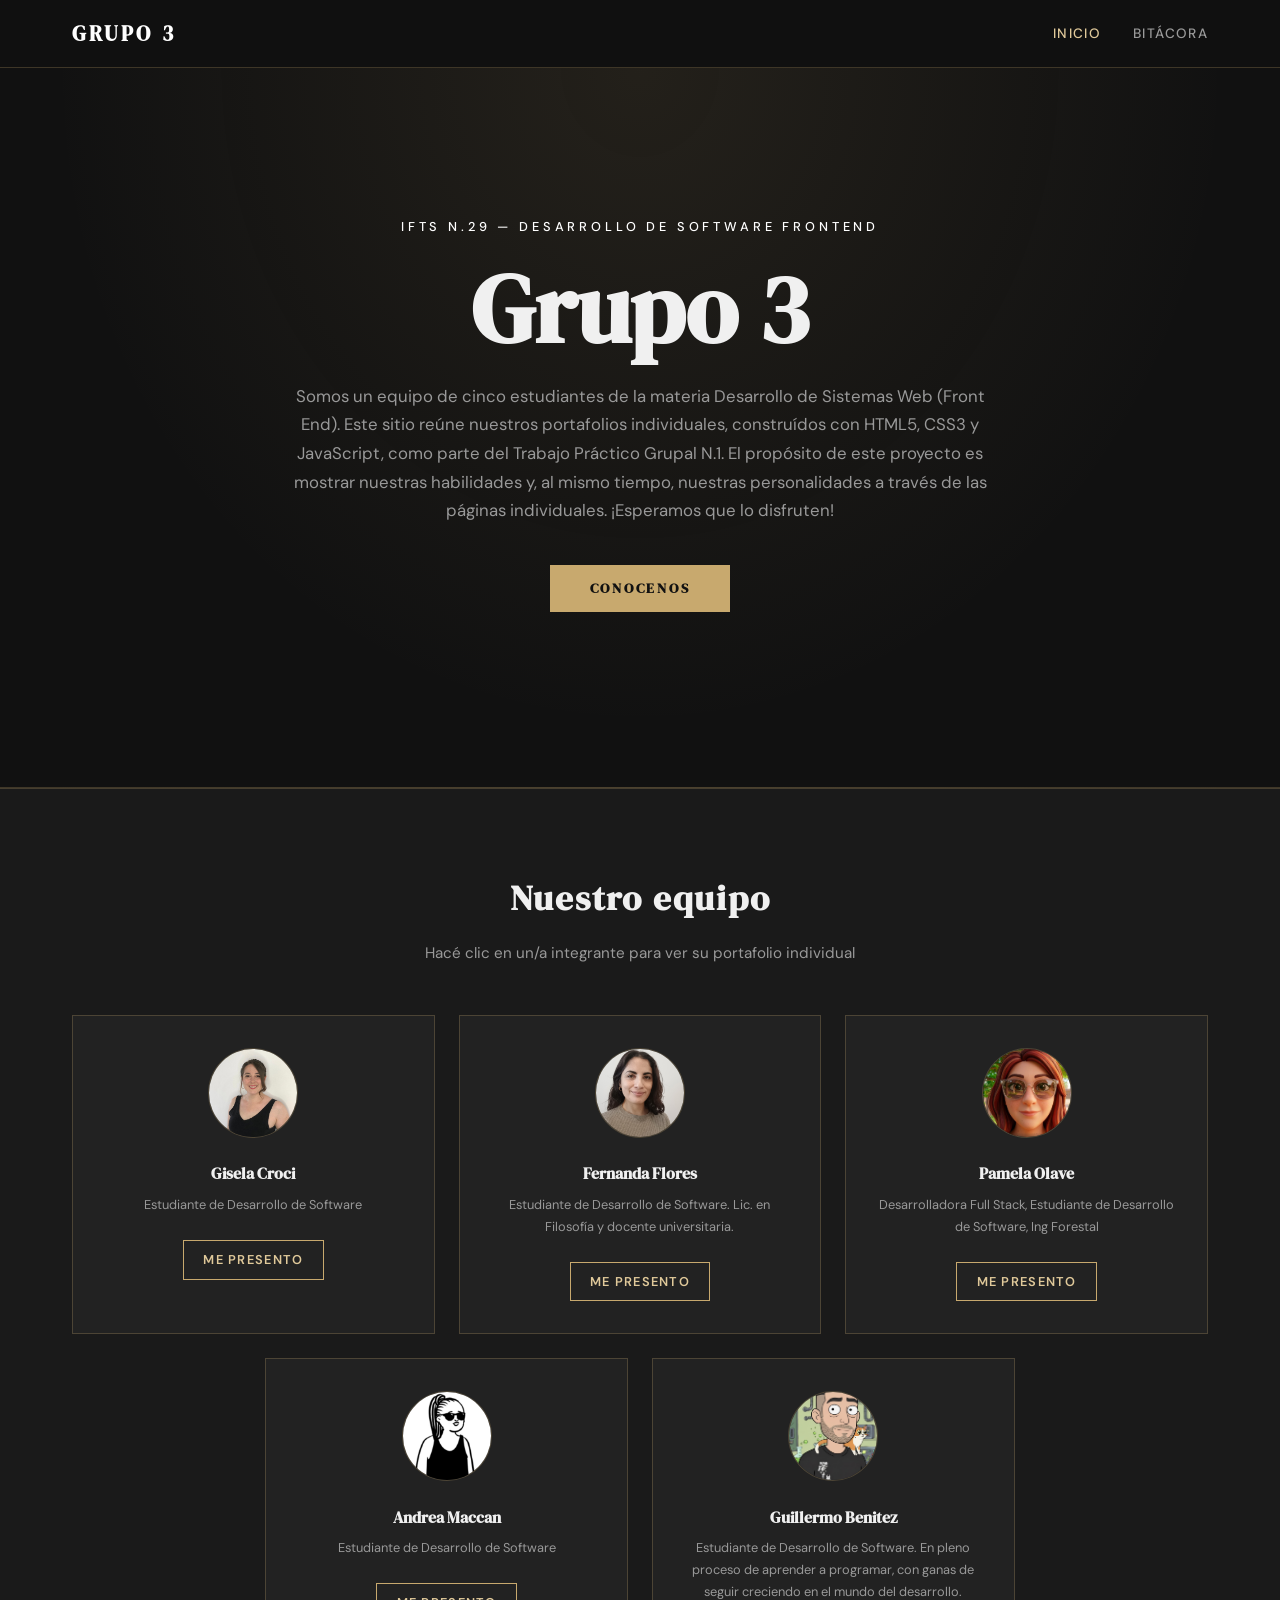
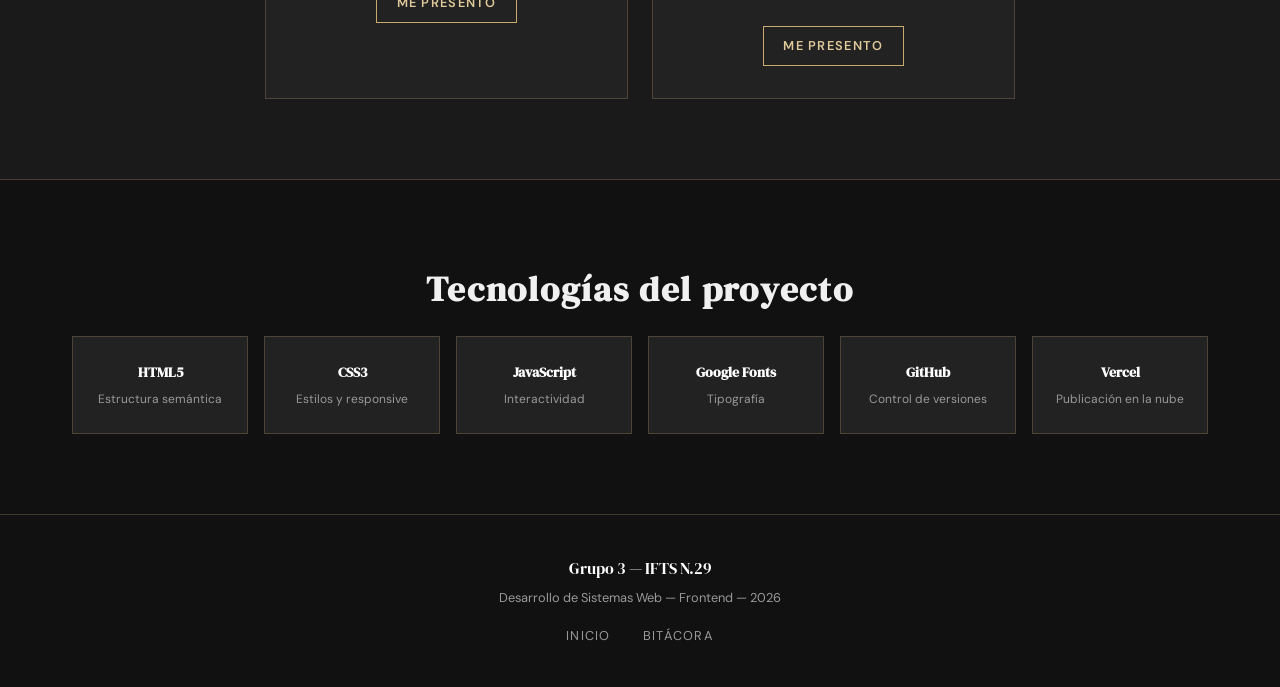
<file: index.html>
<!doctype html>
<html lang="es">
  <head>
    <meta charset="UTF-8" />
    <meta name="viewport" content="width=device-width, initial-scale=1.0" />
    <title>Grupo 3 — IFTS N.29</title>

    <link rel="preconnect" href="https://fonts.googleapis.com" />
    <link rel="preconnect" href="https://fonts.gstatic.com" crossorigin />
    <link
      href="https://fonts.googleapis.com/css2?family=DM+Serif+Display&family=DM+Sans:wght@300;400;500&display=swap"
      rel="stylesheet"
    />

    <link rel="stylesheet" href="css/styles.css" />
  </head>
  <body>
    <!-- HEADER: navegacion principal -->
    <header class="header">
      <div class="header-inner">
        <div class="logo">Grupo 3</div>
        <nav class="nav">
          <a href="index.html" class="nav-link activo">Inicio</a>
          <a href="bitacora.html" class="nav-link">Bitácora</a>
        </nav>
      </div>
    </header>

    <main>
      <!-- 
         HERO: presentacion principal del grupo -->
      <section class="hero">
        <div class="hero-contenido">
          <p class="hero-subtitulo">
            IFTS N.29 — Desarrollo de Software Frontend
          </p>
          <h1 class="hero-titulo">Grupo 3</h1>
          <p class="hero-descripcion">
            Somos un equipo de cinco estudiantes de la materia Desarrollo de
            Sistemas Web (Front End). Este sitio reúne nuestros portafolios
            individuales, construídos con HTML5, CSS3 y JavaScript, como parte
            del Trabajo Práctico Grupal N.1. El propósito de este proyecto es
            mostrar nuestras habilidades y, al mismo tiempo, nuestras
            personalidades a través de las páginas individuales. ¡Esperamos que
            lo disfruten!
          </p>
          <!-- Boton con interaccion Javacript -->
          <button class="btn-saludo" id="btnSaludo" onclick="mostrarSaludo()">
            Conocenos
          </button>
          <p class="mensaje-saludo" id="mensajeSaludo"></p>
        </div>
      </section>

      <!-- 
         INTEGRANTES: links a cada pagina individual (hay q migrar el codigo ak)-->
      <section class="integrantes" id="integrantes">
        <div class="seccion-contenido">
          <h2 class="seccion-titulo">Nuestro equipo</h2>
          <p class="seccion-subtitulo">
            Hacé clic en un/a integrante para ver su portafolio individual
          </p>

          <div class="grilla-integrantes">
            <!-- Tarjeta Gisela -->
            <article class="tarjeta-integrante">
              <div class="tarjeta-avatar">
                <img
                  class="avatar-img"
                  src="img/img-gisela/imagen.jpg"
                  alt="Foto de Gisela"
                />
              </div>
              <div class="tarjeta-info">
                <h3 class="tarjeta-nombre">Gisela Croci</h3>
                <p class="tarjeta-rol">Estudiante de Desarrollo de Software</p>
                <a href="gisela.html" class="btn-ver-portfolio">Me presento</a>
              </div>
            </article>

            <!-- Tarjeta Fernanda -->
            <article class="tarjeta-integrante">
              <div class="tarjeta-avatar">
                <img
                  class="avatar-img"
                  src="img/fernanda.jpg"
                  alt="Foto de Fernanda"
                />
              </div>
              <div class="tarjeta-info">
                <h3 class="tarjeta-nombre">Fernanda Flores</h3>
                <p class="tarjeta-rol">
                  Estudiante de Desarrollo de Software. Lic. en Filosofía y
                  docente universitaria.
                </p>
                <a href="fernanda.html" class="btn-ver-portfolio"
                  >Me presento</a
                >
              </div>
            </article>

            <!-- Tarjeta Pamela -->
            <article class="tarjeta-integrante">
              <div class="tarjeta-avatar">
                <img
                  class="avatar-img"
                  src="img/img Pamela/pamela.jpg"
                  alt="Foto de Pamela"
                />
              </div>
              <div class="tarjeta-info">
                <h3 class="tarjeta-nombre">Pamela Olave</h3>
                <p class="tarjeta-rol">
                  Desarrolladora Full Stack, Estudiante de Desarrollo de
                  Software, Ing Forestal
                </p>
                <a href="pamela.html" class="btn-ver-portfolio">Me presento</a>
              </div>
            </article>

            <!-- Tarjeta Andrea -->
            <article class="tarjeta-integrante">
              <div class="tarjeta-avatar">
                <img
                  class="avatar-img"
                  src="img/andrea.jpg"
                  alt="Foto de Andrea"
                />
              </div>
              <div class="tarjeta-info">
                <h3 class="tarjeta-nombre">Andrea Maccan</h3>
                <p class="tarjeta-rol">Estudiante de Desarrollo de Software</p>
                <a href="andrea.html" class="btn-ver-portfolio">Me presento</a>
              </div>
            </article>

            <!-- Tarjeta Guillermo -->
            <article class="tarjeta-integrante">
              <div class="tarjeta-avatar">
                <img
                  class="avatar-img"
                  src="img/img-guillermo/guillermo.jpg"
                  alt="Foto de Guillermo"
                />
              </div>
              <div class="tarjeta-info">
                <h3 class="tarjeta-nombre">Guillermo Benitez</h3>
                <p class="tarjeta-rol">
                  Estudiante de Desarrollo de Software. En pleno proceso de
                  aprender a programar, con ganas de seguir creciendo en el mundo del
                  desarrollo.
                </p>
                <a href="guillermo.html" class="btn-ver-portfolio"
                  >Me presento</a
                >
              </div>
            </article>
          </div>
        </div>
      </section>

      <!-- TECNOLOGIAS  -->
      <section class="tecnologias" id="tecnologias">
        <div class="seccion-contenido">
          <h2 class="seccion-titulo">Tecnologías del proyecto</h2>
          <div class="tech-grilla">
            <div class="tech-item">
              <span class="tech-nombre">HTML5</span>
              <span class="tech-desc">Estructura semántica</span>
            </div>
            <div class="tech-item">
              <span class="tech-nombre">CSS3</span>
              <span class="tech-desc">Estilos y responsive</span>
            </div>
            <div class="tech-item">
              <span class="tech-nombre">JavaScript</span>
              <span class="tech-desc">Interactividad</span>
            </div>
            <div class="tech-item">
              <span class="tech-nombre">Google Fonts</span>
              <span class="tech-desc">Tipografía</span>
            </div>
            <div class="tech-item">
              <span class="tech-nombre">GitHub</span>
              <span class="tech-desc">Control de versiones</span>
            </div>
            <div class="tech-item">
              <span class="tech-nombre">Vercel</span>
              <span class="tech-desc">Publicación en la nube</span>
            </div>
          </div>
        </div>
      </section>
    </main>

    <!--    FOOTER:   -->
    <footer class="footer">
      <div class="footer-inner">
        <p class="footer-grupo">Grupo 3 — IFTS N.29</p>
        <p class="footer-materia">
          Desarrollo de Sistemas Web — Frontend — 2026
        </p>
        <nav class="footer-nav">
          <a href="index.html" class="footer-link">Inicio</a>
          <a href="bitacora.html" class="footer-link">Bitácora</a>
        </nav>
      </div>
    </footer>

    <!-- Archivo JavaScript separado, como pide el TP -->
    <script src="js/main.js"></script>
  </body>
</html>
</file>
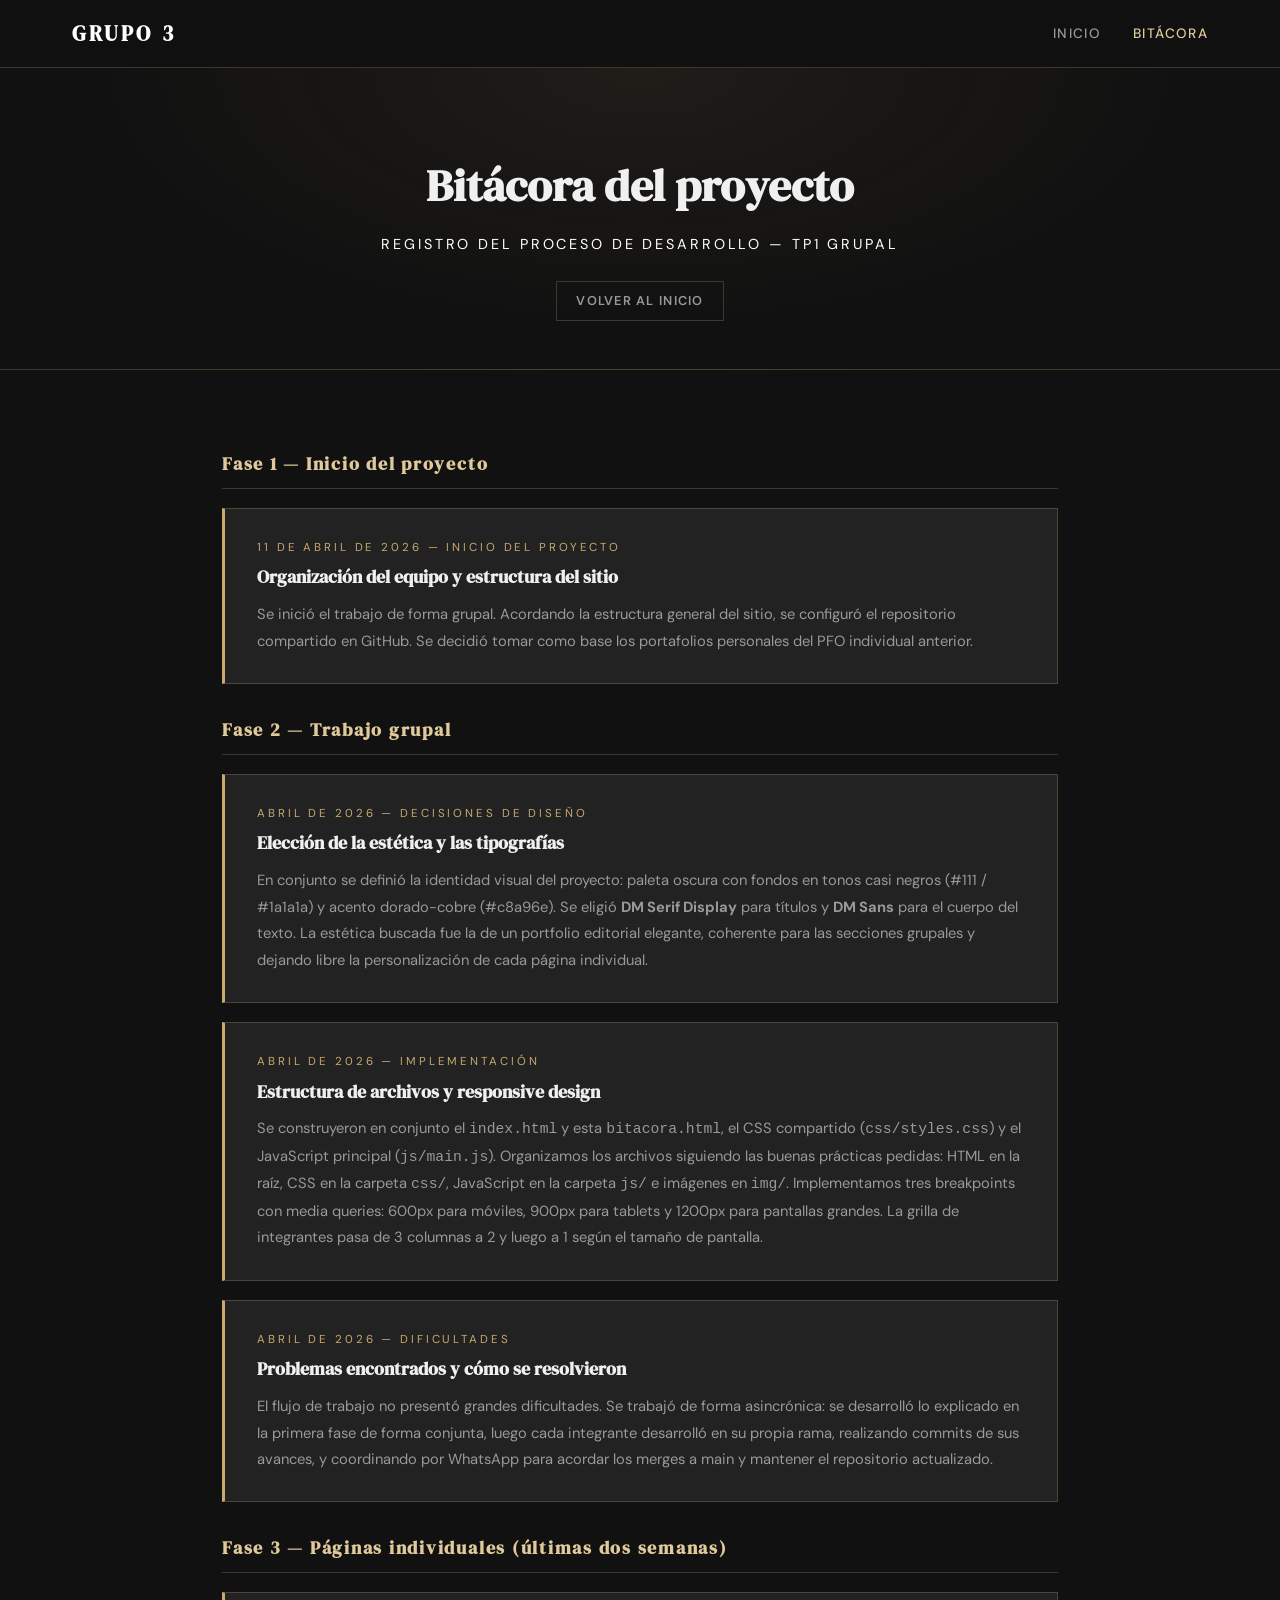
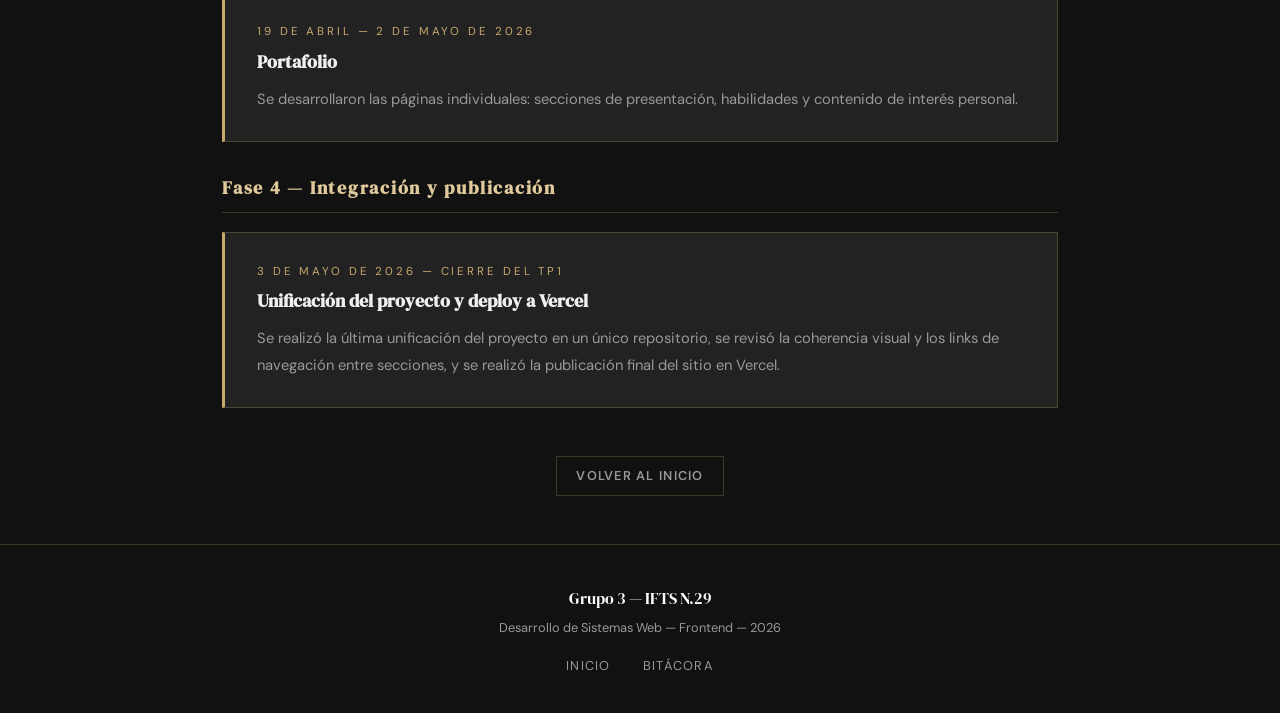
<file: bitacora.html>
<!doctype html>
<html lang="es">
  <head>
    <meta charset="UTF-8" />
    <meta name="viewport" content="width=device-width, initial-scale=1.0" />
    <title>Bitácora — Grupo 3</title>
    <link rel="preconnect" href="https://fonts.googleapis.com" />
    <link rel="preconnect" href="https://fonts.gstatic.com" crossorigin />
    <link
      href="https://fonts.googleapis.com/css2?family=DM+Serif+Display&family=DM+Sans:wght@300;400;500&display=swap"
      rel="stylesheet"
    />
    <link rel="stylesheet" href="css/styles.css" />
  </head>
  <body>
    <!-- Navegacion -->
    <header class="header">
      <div class="header-inner">
        <div class="logo">Grupo 3</div>
        <nav class="nav">
          <a href="index.html" class="nav-link">Inicio</a>
          <a href="bitacora.html" class="nav-link activo">Bitácora</a>
        </nav>
      </div>
    </header>

    <main>
      <!--   ENCABEZADO DE BITÁCORA   -->
      <div class="pagina-header">
        <h1 class="pagina-nombre">Bitácora del proyecto</h1>
        <p class="pagina-rol">
          Registro del proceso de desarrollo — TP1 Grupal
        </p>
        <a href="index.html" class="btn-volver">Volver al inicio</a>
      </div>

      <div class="pagina-contenido">

        <!--  FASE 1: INICIO GRUPAL  -->
        <h2 class="bloque-titulo">Fase 1 — Inicio del proyecto</h2>

        <div class="bitacora-entrada">
          <p class="bitacora-fecha">11 de Abril de 2026 — Inicio del proyecto</p>
          <h3 class="bitacora-subtitulo">
            Organización del equipo y estructura del sitio
          </h3>
          <p class="bitacora-texto">
            Se inició el trabajo de forma grupal. Acordando la estructura
            general del sitio, se configuró el repositorio compartido en
            GitHub. Se decidió tomar como base los portafolios personales
            del PFO individual anterior.
          </p>
        </div>

        <!--  FASE 2: TRABAJO GRUPAL  -->
        <h2 class="bloque-titulo">Fase 2 — Trabajo grupal</h2>

        <div class="bitacora-entrada">
          <p class="bitacora-fecha">Abril de 2026 — Decisiones de diseño</p>
          <h3 class="bitacora-subtitulo">
            Elección de la estética y las tipografías
          </h3>
          <p class="bitacora-texto">
            En conjunto se definió la identidad visual del proyecto: paleta
            oscura con fondos en tonos casi negros (#111 / #1a1a1a) y acento
            dorado-cobre (#c8a96e). Se eligió <strong>DM Serif Display</strong>
            para títulos y <strong>DM Sans</strong> para el cuerpo del texto.
            La estética buscada fue la de un portfolio editorial elegante,
            coherente para las secciones grupales y dejando libre la
            personalización de cada página individual.
          </p>
        </div>

        <div class="bitacora-entrada">
          <p class="bitacora-fecha">Abril de 2026 — Implementación</p>
          <h3 class="bitacora-subtitulo">
            Estructura de archivos y responsive design
          </h3>
          <p class="bitacora-texto">
            Se construyeron en conjunto el <code>index.html</code> y esta
            <code>bitacora.html</code>, el CSS compartido
            (<code>css/styles.css</code>) y el JavaScript principal
            (<code>js/main.js</code>). Organizamos los archivos siguiendo las
            buenas prácticas pedidas: HTML en la raíz, CSS en la carpeta
            <code>css/</code>, JavaScript en la carpeta <code>js/</code> e
            imágenes en <code>img/</code>. Implementamos tres breakpoints con
            media queries: 600px para móviles, 900px para tablets y 1200px
            para pantallas grandes. La grilla de integrantes pasa de 3 columnas
            a 2 y luego a 1 según el tamaño de pantalla.
          </p>
        </div>

        <div class="bitacora-entrada">
          <p class="bitacora-fecha">Abril de 2026 — Dificultades</p>
          <h3 class="bitacora-subtitulo">
            Problemas encontrados y cómo se resolvieron
          </h3>
          <p class="bitacora-texto">
            El flujo de trabajo no presentó grandes dificultades. Se trabajó
            de forma asincrónica: se desarrolló lo explicado en la primera fase
            de forma conjunta, luego cada integrante desarrolló en su propia
            rama, realizando commits de sus avances, y coordinando por WhatsApp
            para acordar los merges a main y mantener el repositorio actualizado.
          </p>
        </div>

        <!--  FASE 3: TRABAJO INDIVIDUAL  -->
        <h2 class="bloque-titulo">Fase 3 — Páginas individuales (últimas dos semanas)</h2>

        <div class="bitacora-entrada">
          <p class="bitacora-fecha">19 de Abril — 2 de Mayo de 2026</p>
          <h3 class="bitacora-subtitulo">Portafolio</h3>
          <p class="bitacora-texto">
            Se desarrollaron las páginas individuales: secciones de
            presentación, habilidades y contenido de interés personal.
          </p>
        </div>

        <!--  FASE 4: INTEGRACIÓN Y DEPLOY  -->
        <h2 class="bloque-titulo">Fase 4 — Integración y publicación</h2>

        <div class="bitacora-entrada">
          <p class="bitacora-fecha">3 de Mayo de 2026 — Cierre del TP1</p>
          <h3 class="bitacora-subtitulo">Unificación del proyecto y deploy a Vercel</h3>
          <p class="bitacora-texto">
            Se realizó la última unificación del proyecto en un único
            repositorio, se revisó la coherencia visual y los links de
            navegación entre secciones, y se realizó la publicación final
            del sitio en Vercel.
          </p>
        </div>

        <!-- Navegacion al final -->
        <div style="text-align: center; margin-top: 3rem">
          <a href="index.html" class="btn-volver">Volver al inicio</a>
        </div>
      </div>
    </main>

    <footer class="footer">
      <div class="footer-inner">
        <p class="footer-grupo">Grupo 3 — IFTS N.29</p>
        <p class="footer-materia">
          Desarrollo de Sistemas Web — Frontend — 2026
        </p>
        <nav class="footer-nav">
          <a href="index.html" class="footer-link">Inicio</a>
          <a href="bitacora.html" class="footer-link">Bitácora</a>
        </nav>
      </div>
    </footer>
  </body>
</html>
</file>
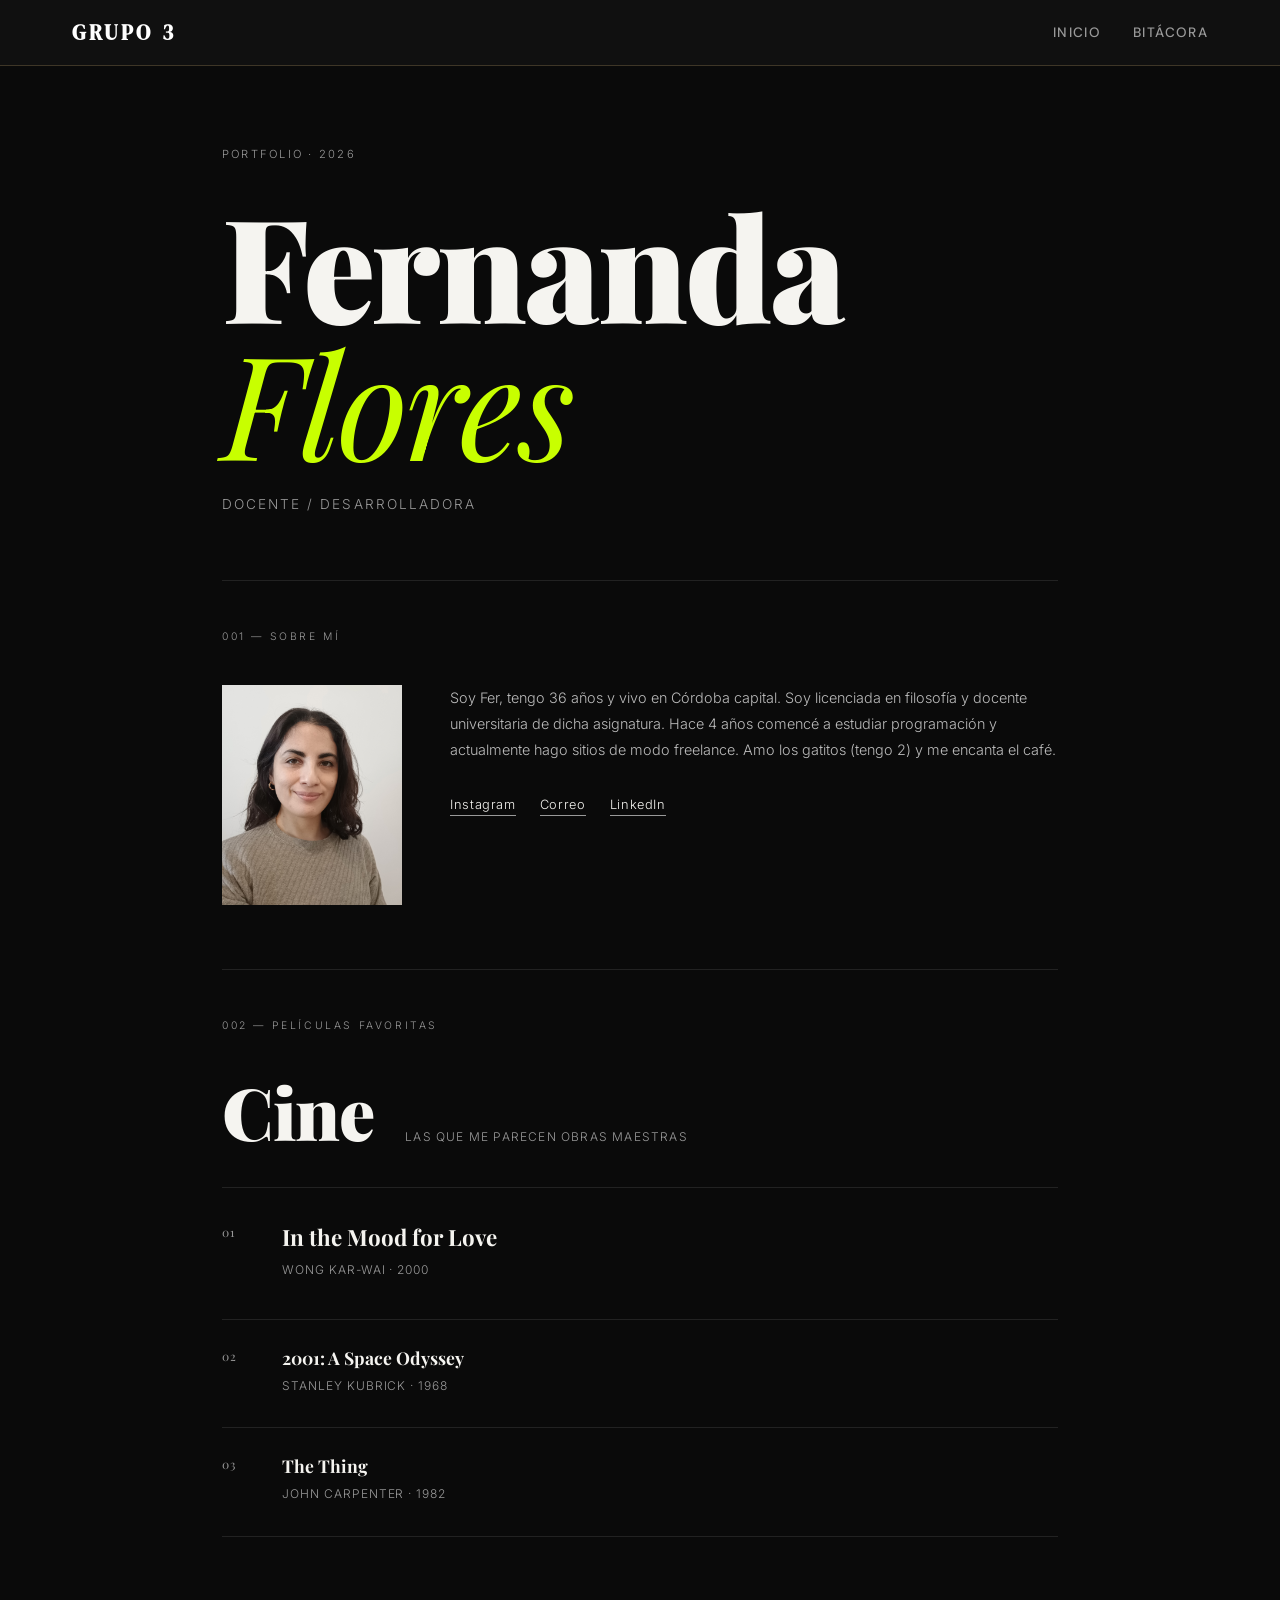
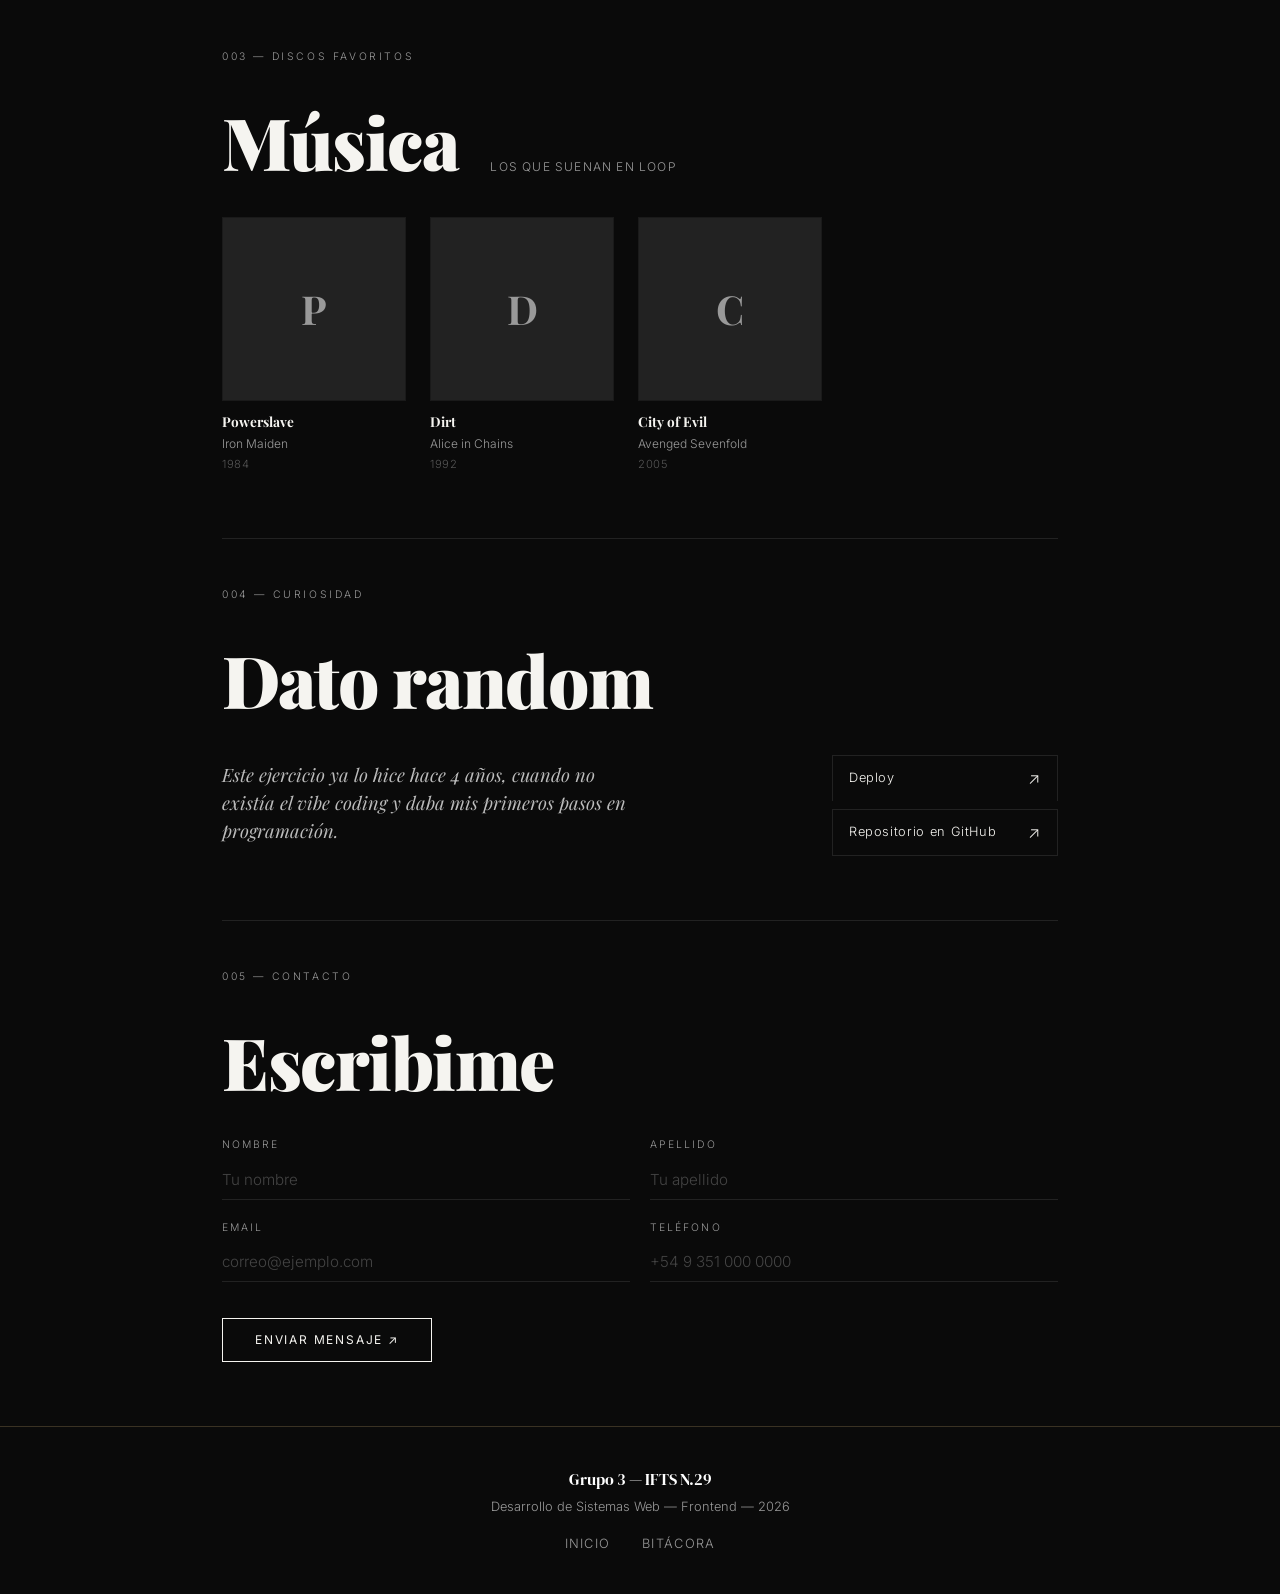
<file: fernanda.html>
<!doctype html>
<html lang="es">
  <head>
    <meta charset="UTF-8" />
    <meta name="viewport" content="width=device-width, initial-scale=1.0" />
    <title>Fernanda Flores — Grupo 3</title>
    <link rel="preconnect" href="https://fonts.googleapis.com" />
    <link rel="preconnect" href="https://fonts.gstatic.com" crossorigin />
    <link
      href="https://fonts.googleapis.com/css2?family=DM+Serif+Display&family=DM+Sans:wght@300;400;500&display=swap"
      rel="stylesheet"
    />
    <link
      href="https://fonts.googleapis.com/css2?family=Playfair+Display:ital,wght@0,400;0,700;0,900;1,400&family=Inter:wght@300;400;500&display=swap"
      rel="stylesheet"
    />
    <link rel="stylesheet" href="css/styles.css" />
    <link rel="stylesheet" href="css/fernanda.css" />
  </head>

  <header class="header">
    <div class="header-inner">
      <div class="logo">Grupo 3</div>
      <nav class="nav">
        <a href="index.html" class="nav-link">Inicio</a>
        <a href="bitacora.html" class="nav-link">Bitácora</a>
      </nav>
    </div>
  </header>

  <body>
    <main>
      <section class="page-hero">
        <div class="page-hero__tag">Portfolio · 2026</div>
        <h1 class="page-hero__name">Fernanda<br /><em>Flores</em></h1>
        <p class="page-hero__role">Docente / Desarrolladora</p>
      </section>

      <!-- SOBRE MÍ -->
      <section class="about" id="sobre-mi">
        <div class="about__label">001 — Sobre mí</div>
        <div class="about__content">
          <div class="about__photo">
            <img
              src="img/fernanda.jpg"
              alt="Foto de perfil de Fernanda Flores"
            />
          </div>
          <div class="about__text">
            <p class="about__bio">
              Soy Fer, tengo 36 años y vivo en Córdoba capital. Soy licenciada
              en filosofía y docente universitaria de dicha asignatura. Hace 4
              años comencé a estudiar programación y actualmente hago sitios de
              modo freelance. Amo los gatitos (tengo 2) y me encanta el café.
            </p>
            <div class="about__links">
              <a href="https://www.instagram.com/ferffloress/" target="_blank"
                >Instagram</a
              >
              <a href="mailto:fer.flores.rd@gmail.com">Correo</a>
              <a href="https://www.linkedin.com/in/ferffloress/" target="_blank"
                >LinkedIn</a
              >
            </div>
          </div>
        </div>
      </section>

      <div class="divider"></div>

      <!-- PELÍCULAS -->
      <section class="section" id="cine">
        <div class="section__label">002 — Películas favoritas</div>
        <div class="section__title-row">
          <h2>Cine</h2>
          <span class="section__subtitle"
            >Las que me parecen obras maestras</span
          >
        </div>

        <div class="movies-grid">
          <div class="movie movie--featured">
            <div class="movie__number">01</div>
            <div class="movie__info">
              <h3 class="movie__title">In the Mood for Love</h3>
              <p class="movie__meta">Wong Kar-wai · 2000</p>
            </div>
          </div>

          <div class="movie">
            <div class="movie__number">02</div>
            <div class="movie__info">
              <h3 class="movie__title">2001: A Space Odyssey</h3>
              <p class="movie__meta">Stanley Kubrick · 1968</p>
            </div>
          </div>

          <div class="movie">
            <div class="movie__number">03</div>
            <div class="movie__info">
              <h3 class="movie__title">The Thing</h3>
              <p class="movie__meta">John Carpenter · 1982</p>
            </div>
          </div>
        </div>
      </section>

      <!-- DISCOS -->
      <section class="section" id="musica">
        <div class="section__label">003 — Discos favoritos</div>
        <div class="section__title-row">
          <h2>Música</h2>
          <span class="section__subtitle">Los que suenan en loop</span>
        </div>

        <div class="albums-grid">
          <div class="album" data-album="Powerslave" data-artist="Iron Maiden">
            <div class="album__cover">
              <span>P</span>
            </div>
            <div class="album__info">
              <h3 class="album__title">Powerslave</h3>
              <p class="album__artist">Iron Maiden</p>
              <p class="album__year">1984</p>
            </div>
          </div>

          <div class="album" data-album="Dirt" data-artist="Alice in Chains">
            <div class="album__cover">
              <span>D</span>
            </div>
            <div class="album__info">
              <h3 class="album__title">Dirt</h3>
              <p class="album__artist">Alice in Chains</p>
              <p class="album__year">1992</p>
            </div>
          </div>

          <div
            class="album"
            data-album="City of Evil"
            data-artist="Avenged Sevenfold"
          >
            <div class="album__cover">
              <span>C</span>
            </div>
            <div class="album__info">
              <h3 class="album__title">City of Evil</h3>
              <p class="album__artist">Avenged Sevenfold</p>
              <p class="album__year">2005</p>
            </div>
          </div>
        </div>
      </section>

      <div class="divider"></div>

      <!-- CURIOSIDAD -->
      <section class="section curiosity" id="dato-random">
        <div class="section__label">004 — Curiosidad</div>
        <div class="section__title-row">
          <h2>Dato random</h2>
        </div>
        <div class="curiosity__content">
          <p class="curiosity__text">
            Este ejercicio ya lo hice hace 4 años, cuando no existía el vibe
            coding y daba mis primeros pasos en programación.
          </p>
          <div class="curiosity__links">
            <a
              href="https://clever-toffee-3e85ac.netlify.app/"
              target="_blank"
              class="curiosity__link"
            >
              <span class="curiosity__link-label">Deploy</span>
              <span class="curiosity__link-arrow">↗</span>
            </a>
            <a
              href="https://github.com/ferffloress/id-card/"
              target="_blank"
              class="curiosity__link"
            >
              <span class="curiosity__link-label">Repositorio en GitHub</span>
              <span class="curiosity__link-arrow">↗</span>
            </a>
          </div>
        </div>
      </section>

      <div class="divider"></div>

      <!-- CONTACTO -->
      <section class="section" id="contacto">
        <div class="section__label">005 — Contacto</div>
        <div class="section__title-row">
          <h2>Escribime</h2>
        </div>

        <form class="contact-form" action="#" method="post">
          <div class="contact-form__row">
            <div class="contact-form__field">
              <label for="nombre">Nombre</label>
              <input
                type="text"
                id="nombre"
                name="nombre"
                placeholder="Tu nombre"
                required
              />
            </div>
            <div class="contact-form__field">
              <label for="apellido">Apellido</label>
              <input
                type="text"
                id="apellido"
                name="apellido"
                placeholder="Tu apellido"
                required
              />
            </div>
          </div>
          <div class="contact-form__row">
            <div class="contact-form__field">
              <label for="email">Email</label>
              <input
                type="email"
                id="email"
                name="email"
                placeholder="correo@ejemplo.com"
                required
              />
            </div>
            <div class="contact-form__field">
              <label for="telefono">Teléfono</label>
              <input
                type="tel"
                id="telefono"
                name="telefono"
                placeholder="+54 9 351 000 0000"
              />
            </div>
          </div>
          <button type="submit" class="contact-form__submit">
            Enviar mensaje ↗
          </button>
        </form>
      </section>
    </main>
    <footer class="footer">
      <div class="footer-inner">
        <p class="footer-grupo">Grupo 3 — IFTS N.29</p>
        <p class="footer-materia">
          Desarrollo de Sistemas Web — Frontend — 2026
        </p>
        <nav class="footer-nav">
          <a href="index.html" class="footer-link">Inicio</a>
          <a href="bitacora.html" class="footer-link">Bitácora</a>
        </nav>
      </div>
    </footer>

    <script>
      // Nav activa según scroll
      const navLinks = document.querySelectorAll(".nav a");
      const sections = document.querySelectorAll("section[id]");

      const observer = new IntersectionObserver(
        (entries) => {
          entries.forEach((entry) => {
            if (entry.isIntersecting) {
              navLinks.forEach((link) => link.classList.remove("active"));
              const active = document.querySelector(
                `.nav a[href="#${entry.target.id}"]`,
              );
              if (active) active.classList.add("active");
            }
          });
        },
        { threshold: 0.3 },
      );

      sections.forEach((s) => observer.observe(s));
    </script>

    <script>
      document.querySelectorAll(".album[data-album]").forEach(async (el) => {
        const album = el.dataset.album;
        const artist = el.dataset.artist;
        const cover = el.querySelector(".album__cover");

        try {
          const res = await fetch(
            `https://itunes.apple.com/search?term=${encodeURIComponent(artist + " " + album)}&entity=album&limit=1`,
          );
          const data = await res.json();
          const art = data.results?.[0]?.artworkUrl100;
          if (art) {
            const url = art.replace("100x100bb", "600x600bb");
            cover.innerHTML = `<img src="${url}" alt="${album}" />`;
          }
        } catch (_) {
          // mantiene la letra de fallback
        }
      });
    </script>
  </body>
</html>
</file>
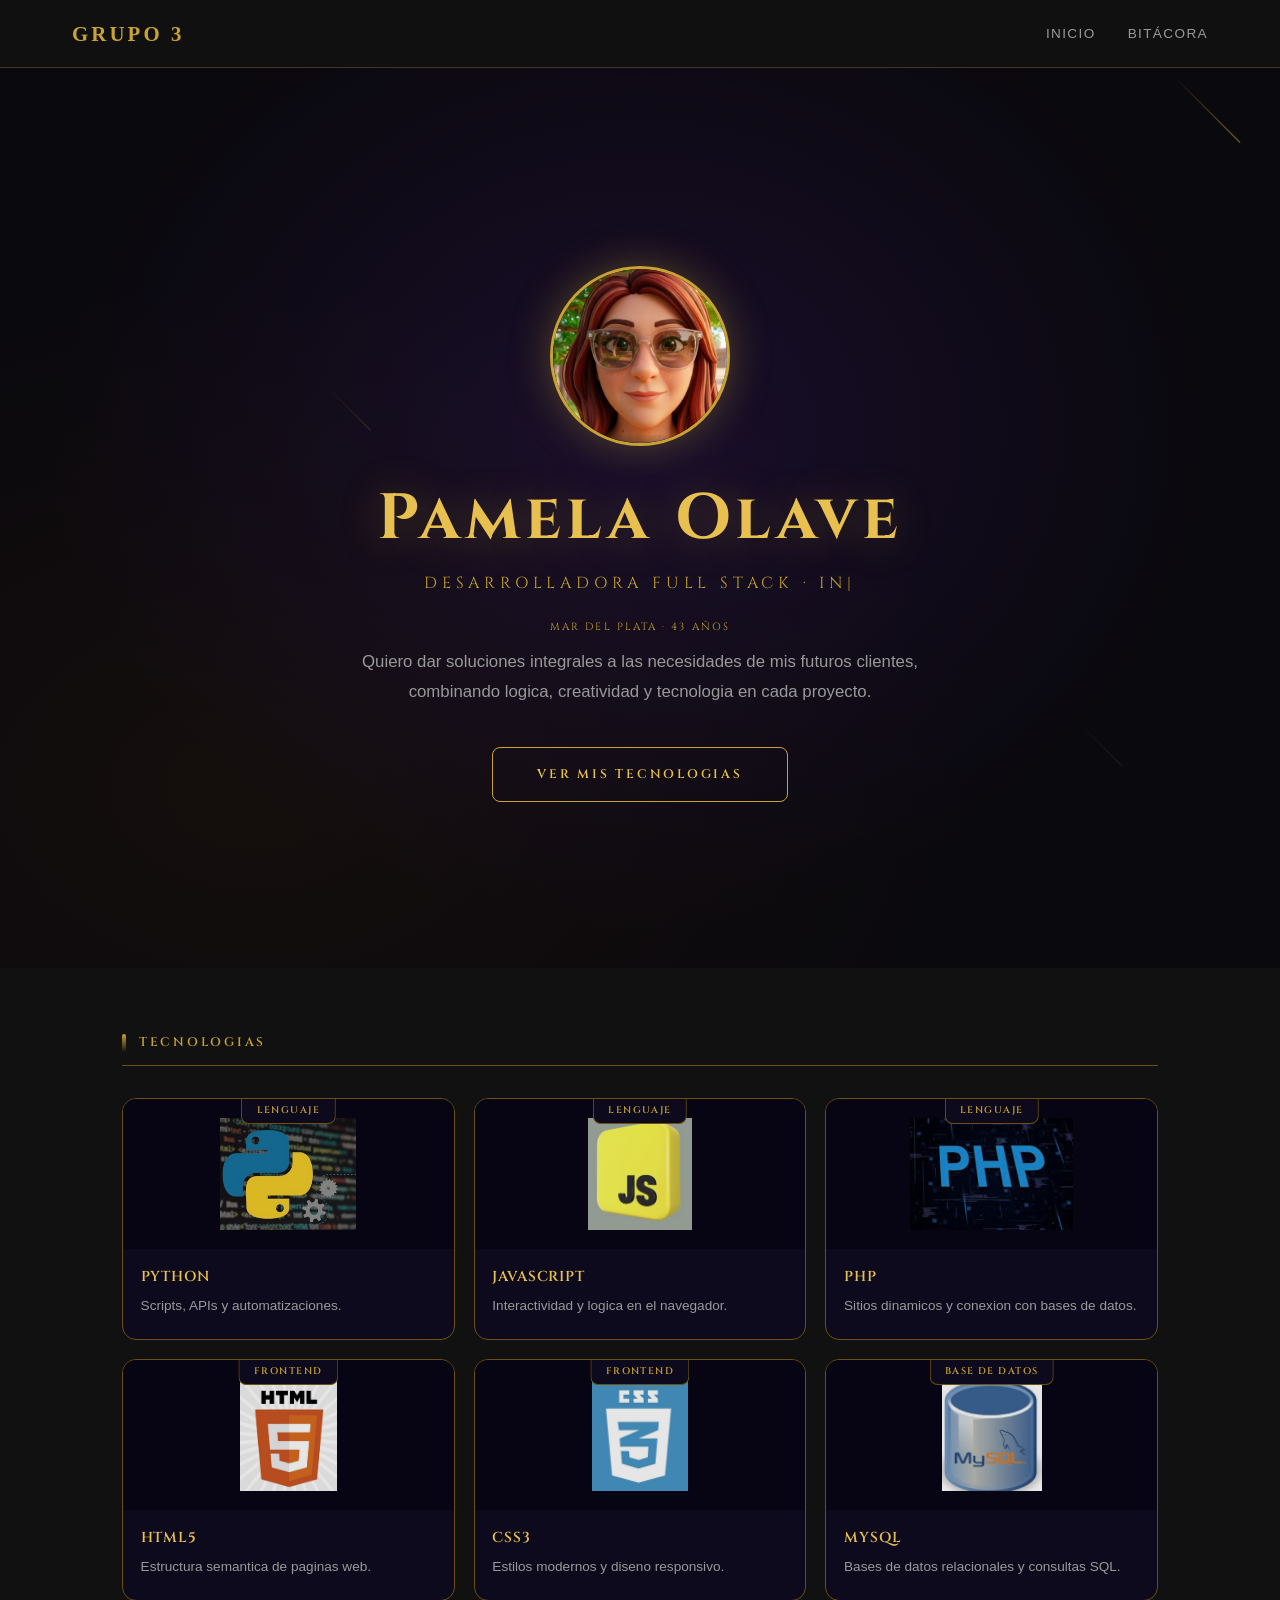
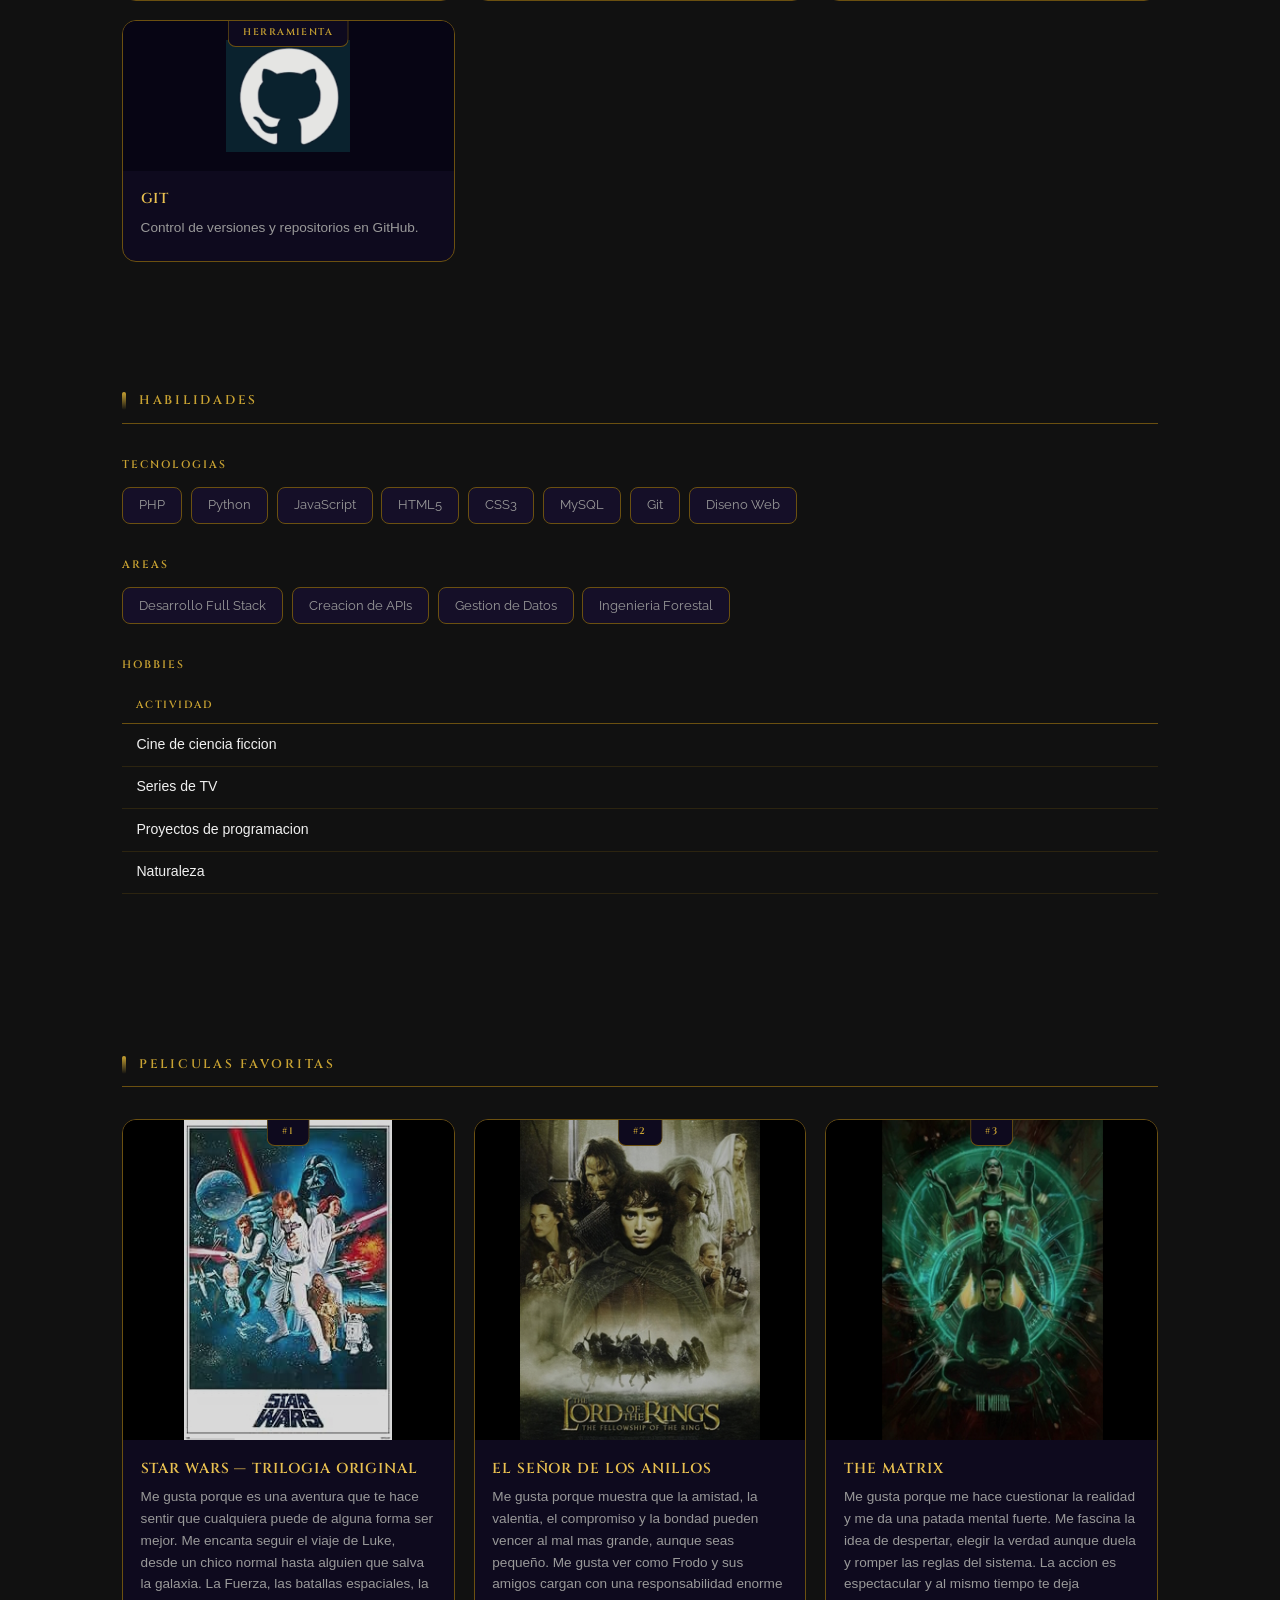
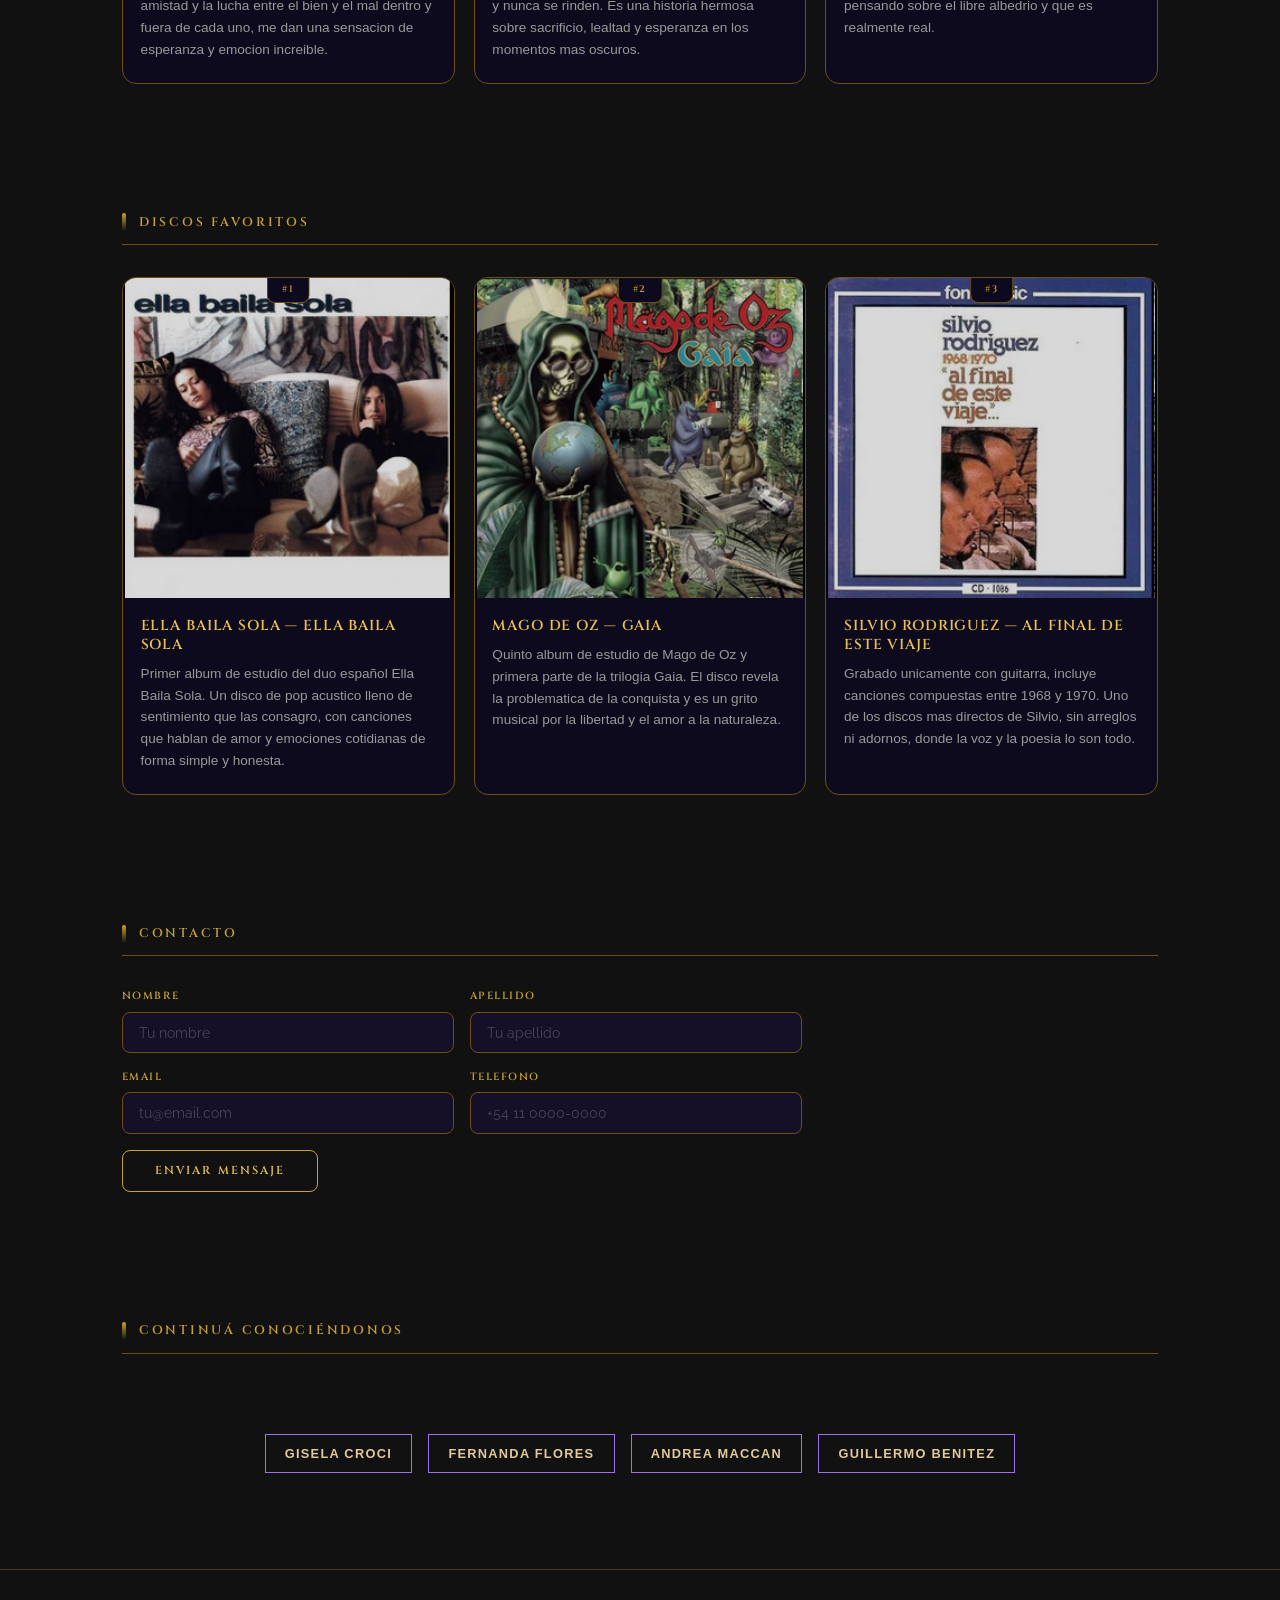
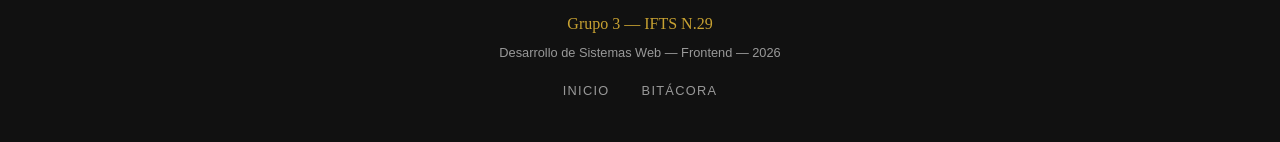
<file: pamela.html>
<!DOCTYPE html>
<html lang="es">
<head>
  <meta charset="UTF-8">
  <meta name="viewport" content="width=device-width, initial-scale=1.0">
  <title>Pamela Olave — Grupo 3</title>
  <link rel="preconnect" href="https://fonts.googleapis.com">
  <link rel="preconnect" href="https://fonts.gstatic.com" crossorigin>
  <link href="https://fonts.googleapis.com/css2?family=Cinzel:wght@400;700;900&family=Raleway:wght@300;400;500;600&display=swap" rel="stylesheet">
  <link rel="stylesheet" href="css/styles.css">
  <link rel="stylesheet" href="css/pamela.css">
</head>
<body class="pagina-pamela">

  <!-- Navegacion del grupo -->
  <header class="header">
    <div class="header-inner">
      <div class="logo">Grupo 3</div>
      <nav class="nav">
        <a href="index.html" class="nav-link">Inicio</a>
        <a href="bitacora.html" class="nav-link">Bitácora</a>
      </nav>
    </div>
  </header>

  <main>

    <!-- ============================================================
         HERO — Presentacion personal
    ============================================================ -->
    <section id="sobre-mi" class="p-hero">
      <canvas id="p-estrellas"></canvas>
      <div class="p-hero-overlay">
        <div class="p-hero-contenido">
          <img
            src="img/img Pamela/pamela.jpg"
            alt="Foto de Pamela Olave"
            class="p-hero-avatar"
          >
          <h1 class="p-hero-titulo">Pamela Olave</h1>
          <p class="p-hero-profesion" id="p-profesion"></p>
          <p class="p-hero-profesion" style="font-size:0.65rem; letter-spacing:0.2em; margin-bottom:0.6rem;">Mar del Plata · 43 años</p>
          <p class="p-hero-bio">
            Quiero dar soluciones integrales a las necesidades de mis futuros clientes,
            combinando logica, creatividad y tecnologia en cada proyecto.
          </p>
          <a href="#tecnologias" class="p-btn-cta">Ver mis tecnologias</a>
        </div>
      </div>
    </section>

    <!-- ============================================================
         TECNOLOGIAS
    ============================================================ -->
    <section id="tecnologias" class="p-seccion">
      <div class="p-seccion-titulo-wrap">
        <h2 class="p-seccion-titulo">Tecnologias</h2>
      </div>
      <div class="p-tarjetas-grid">

        <article class="p-tarjeta">
          <div class="p-tarjeta-badge">Lenguaje</div>
          <img src="img/img Pamela/pamela-python.jpg" alt="Python" class="p-tarjeta-img-logo">
          <div class="p-tarjeta-cuerpo">
            <h3 class="p-tarjeta-titulo">Python</h3>
            <p class="p-tarjeta-desc">Scripts, APIs y automatizaciones.</p>
          </div>
        </article>

        <article class="p-tarjeta">
          <div class="p-tarjeta-badge">Lenguaje</div>
          <img src="img/img Pamela/pamela-js.jpg" alt="JavaScript" class="p-tarjeta-img-logo">
          <div class="p-tarjeta-cuerpo">
            <h3 class="p-tarjeta-titulo">JavaScript</h3>
            <p class="p-tarjeta-desc">Interactividad y logica en el navegador.</p>
          </div>
        </article>

        <article class="p-tarjeta">
          <div class="p-tarjeta-badge">Lenguaje</div>
          <img src="img/img Pamela/pamela-php.jpg" alt="PHP" class="p-tarjeta-img-logo">
          <div class="p-tarjeta-cuerpo">
            <h3 class="p-tarjeta-titulo">PHP</h3>
            <p class="p-tarjeta-desc">Sitios dinamicos y conexion con bases de datos.</p>
          </div>
        </article>

        <article class="p-tarjeta">
          <div class="p-tarjeta-badge">Frontend</div>
          <img src="img/img Pamela/pamela-html.jpg" alt="HTML5" class="p-tarjeta-img-logo">
          <div class="p-tarjeta-cuerpo">
            <h3 class="p-tarjeta-titulo">HTML5</h3>
            <p class="p-tarjeta-desc">Estructura semantica de paginas web.</p>
          </div>
        </article>

        <article class="p-tarjeta">
          <div class="p-tarjeta-badge">Frontend</div>
          <img src="img/img Pamela/pamela-css3.jpg" alt="CSS3" class="p-tarjeta-img-logo">
          <div class="p-tarjeta-cuerpo">
            <h3 class="p-tarjeta-titulo">CSS3</h3>
            <p class="p-tarjeta-desc">Estilos modernos y diseno responsivo.</p>
          </div>
        </article>

        <article class="p-tarjeta">
          <div class="p-tarjeta-badge">Base de datos</div>
          <img src="img/img Pamela/pamela-mysql.jpg" alt="MySQL" class="p-tarjeta-img-logo">
          <div class="p-tarjeta-cuerpo">
            <h3 class="p-tarjeta-titulo">MySQL</h3>
            <p class="p-tarjeta-desc">Bases de datos relacionales y consultas SQL.</p>
          </div>
        </article>

        <article class="p-tarjeta">
          <div class="p-tarjeta-badge">Herramienta</div>
          <img src="img/img Pamela/pamela-git.jpg" alt="Git" class="p-tarjeta-img-logo">
          <div class="p-tarjeta-cuerpo">
            <h3 class="p-tarjeta-titulo">Git</h3>
            <p class="p-tarjeta-desc">Control de versiones y repositorios en GitHub.</p>
          </div>
        </article>

      </div>
    </section>

    <!-- ============================================================
         HABILIDADES
    ============================================================ -->
    <section id="habilidades" class="p-seccion">
      <div class="p-seccion-titulo-wrap">
        <h2 class="p-seccion-titulo">Habilidades</h2>
      </div>

      <div class="p-habilidades-bloque">
        <h3 class="p-bloque-subtitulo">Tecnologias</h3>
        <div class="p-botones-habilidades">
          <span class="p-hab-boton">PHP</span>
          <span class="p-hab-boton">Python</span>
          <span class="p-hab-boton">JavaScript</span>
          <span class="p-hab-boton">HTML5</span>
          <span class="p-hab-boton">CSS3</span>
          <span class="p-hab-boton">MySQL</span>
          <span class="p-hab-boton">Git</span>
          <span class="p-hab-boton">Diseno Web</span>
        </div>
      </div>

      <div class="p-habilidades-bloque">
        <h3 class="p-bloque-subtitulo">Areas</h3>
        <div class="p-botones-habilidades">
          <span class="p-hab-boton">Desarrollo Full Stack</span>
          <span class="p-hab-boton">Creacion de APIs</span>
          <span class="p-hab-boton">Gestion de Datos</span>
          <span class="p-hab-boton">Ingenieria Forestal</span>
        </div>
      </div>

      <div class="p-habilidades-bloque">
        <h3 class="p-bloque-subtitulo">Hobbies</h3>
        <table class="p-tabla-hobbies">
          <thead>
            <tr>
              <th>Actividad</th>
            </tr>
          </thead>
          <tbody>
            <tr><td>Cine de ciencia ficcion</td></tr>
            <tr><td>Series de TV</td></tr>
            <tr><td>Proyectos de programacion</td></tr>
            <tr><td>Naturaleza</td></tr>
          </tbody>
        </table>
      </div>
    </section>

    <!-- ============================================================
         PELICULAS FAVORITAS
    ============================================================ -->
    <section id="peliculas" class="p-seccion">
      <div class="p-seccion-titulo-wrap">
        <h2 class="p-seccion-titulo">Peliculas Favoritas</h2>
      </div>
      <div class="p-tarjetas-grid">

        <article class="p-tarjeta">
          <div class="p-tarjeta-badge">#1</div>
          <img src="img/img Pamela/pamela-starwars.jpg" alt="Star Wars Trilogia Original" class="p-tarjeta-img p-tarjeta-img-poster">
          <div class="p-tarjeta-cuerpo">
            <h3 class="p-tarjeta-titulo">Star Wars — Trilogia Original</h3>
            <p class="p-tarjeta-desc">Me gusta porque es una aventura que te hace sentir que cualquiera puede de alguna forma ser mejor. Me encanta seguir el viaje de Luke, desde un chico normal hasta alguien que salva la galaxia. La Fuerza, las batallas espaciales, la amistad y la lucha entre el bien y el mal dentro y fuera de cada uno, me dan una sensacion de esperanza y emocion increible.</p>
          </div>
        </article>

        <article class="p-tarjeta">
          <div class="p-tarjeta-badge">#2</div>
          <img src="img/img Pamela/pamela-lotr.jpg" alt="El Señor de los Anillos" class="p-tarjeta-img p-tarjeta-img-poster">
          <div class="p-tarjeta-cuerpo">
            <h3 class="p-tarjeta-titulo">El Señor de los Anillos</h3>
            <p class="p-tarjeta-desc">Me gusta porque muestra que la amistad, la valentia, el compromiso y la bondad pueden vencer al mal mas grande, aunque seas pequeño. Me gusta ver como Frodo y sus amigos cargan con una responsabilidad enorme y nunca se rinden. Es una historia hermosa sobre sacrificio, lealtad y esperanza en los momentos mas oscuros.</p>
          </div>
        </article>

        <article class="p-tarjeta">
          <div class="p-tarjeta-badge">#3</div>
          <img src="img/img Pamela/pamela-matrix.jpg" alt="The Matrix" class="p-tarjeta-img p-tarjeta-img-poster">
          <div class="p-tarjeta-cuerpo">
            <h3 class="p-tarjeta-titulo">The Matrix</h3>
            <p class="p-tarjeta-desc">Me gusta porque me hace cuestionar la realidad y me da una patada mental fuerte. Me fascina la idea de despertar, elegir la verdad aunque duela y romper las reglas del sistema. La accion es espectacular y al mismo tiempo te deja pensando sobre el libre albedrio y que es realmente real.</p>
          </div>
        </article>

      </div>
    </section>

    <!-- ============================================================
         DISCOS FAVORITOS
    ============================================================ -->
    <section id="musica" class="p-seccion">
      <div class="p-seccion-titulo-wrap">
        <h2 class="p-seccion-titulo">Discos Favoritos</h2>
      </div>
      <div class="p-tarjetas-grid">

        <article class="p-tarjeta">
          <div class="p-tarjeta-badge">#1</div>
          <img src="img/img Pamela/ella_baila_sola.jpg" alt="Ella Baila Sola" class="p-tarjeta-img p-tarjeta-img-poster" onerror="this.style.display='none'">
          <div class="p-tarjeta-cuerpo">
            <h3 class="p-tarjeta-titulo">Ella Baila Sola — Ella Baila Sola</h3>
            <p class="p-tarjeta-desc">Primer album de estudio del duo español Ella Baila Sola. Un disco de pop acustico lleno de sentimiento que las consagro, con canciones que hablan de amor y emociones cotidianas de forma simple y honesta.</p>
          </div>
        </article>

        <article class="p-tarjeta">
          <div class="p-tarjeta-badge">#2</div>
          <img src="img/img Pamela/mago_de_oz.jpg" alt="Mago de Oz - Gaia" class="p-tarjeta-img p-tarjeta-img-poster" onerror="this.style.display='none'">
          <div class="p-tarjeta-cuerpo">
            <h3 class="p-tarjeta-titulo">Mago de Oz — Gaia</h3>
            <p class="p-tarjeta-desc">Quinto album de estudio de Mago de Oz y primera parte de la trilogia Gaia. El disco revela la problematica de la conquista y es un grito musical por la libertad y el amor a la naturaleza.</p>
          </div>
        </article>

        <article class="p-tarjeta">
          <div class="p-tarjeta-badge">#3</div>
          <img src="img/img Pamela/silvio.jpg" alt="Silvio Rodriguez - Al final de este viaje" class="p-tarjeta-img p-tarjeta-img-poster" onerror="this.style.display='none'">
          <div class="p-tarjeta-cuerpo">
            <h3 class="p-tarjeta-titulo">Silvio Rodriguez — Al final de este viaje</h3>
            <p class="p-tarjeta-desc">Grabado unicamente con guitarra, incluye canciones compuestas entre 1968 y 1970. Uno de los discos mas directos de Silvio, sin arreglos ni adornos, donde la voz y la poesia lo son todo.</p>
          </div>
        </article>

      </div>
    </section>

    <!-- ============================================================
         CONTACTO
    ============================================================ -->
    <section id="contacto" class="p-seccion">
      <div class="p-seccion-titulo-wrap">
        <h2 class="p-seccion-titulo">Contacto</h2>
      </div>
      <form class="p-formulario" onsubmit="pEnviarFormulario(event)">
        <div class="p-fila-formulario">
          <div class="p-grupo-campo">
            <label for="nombre">Nombre</label>
            <input type="text" id="nombre" name="nombre" placeholder="Tu nombre" required>
          </div>
          <div class="p-grupo-campo">
            <label for="apellido">Apellido</label>
            <input type="text" id="apellido" name="apellido" placeholder="Tu apellido" required>
          </div>
        </div>
        <div class="p-fila-formulario">
          <div class="p-grupo-campo">
            <label for="email">Email</label>
            <input type="email" id="email" name="email" placeholder="tu@email.com" required>
          </div>
          <div class="p-grupo-campo">
            <label for="telefono">Telefono</label>
            <input type="tel" id="telefono" name="telefono" placeholder="+54 11 0000-0000">
          </div>
        </div>
        <button type="submit" class="p-btn-enviar">Enviar mensaje</button>
        <p id="p-exito-mensaje" class="p-exito-mensaje" style="display:none">
          Mensaje enviado. Te respondo pronto.
        </p>
      </form>
    </section>

    <!-- Navegacion entre portfolios del grupo -->
    <section class="p-seccion">
      <div class="p-seccion-titulo-wrap">
        <h2 class="p-seccion-titulo">Continuá conociéndonos</h2>
      </div>
      <div class="p-nav-portfolios">
        <a href="gisela.html" class="btn-ver-portfolio">Gisela Croci</a>
        <a href="fernanda.html" class="btn-ver-portfolio">Fernanda Flores</a>
        <a href="andrea.html" class="btn-ver-portfolio">Andrea Maccan</a>
        <a href="guillermo.html" class="btn-ver-portfolio">Guillermo Benitez</a>
      </div>
    </section>

  </main>

  <footer class="footer">
    <div class="footer-inner">
      <p class="footer-grupo">Grupo 3 — IFTS N.29</p>
      <p class="footer-materia">Desarrollo de Sistemas Web — Frontend — 2026</p>
      <nav class="footer-nav">
        <a href="index.html" class="footer-link">Inicio</a>
        <a href="bitacora.html" class="footer-link">Bitácora</a>
      </nav>
    </div>
  </footer>

  <script>
    function pEnviarFormulario(evento) {
      evento.preventDefault();
      document.getElementById('p-exito-mensaje').style.display = 'block';
      evento.target.reset();
    }

    document.querySelectorAll('a[href^="#"]').forEach(function(enlace) {
      enlace.addEventListener('click', function(e) {
        e.preventDefault();
        var destino = document.querySelector(enlace.getAttribute('href'));
        if (destino) destino.scrollIntoView({ behavior: 'smooth' });
      });
    });

    function pEstrellasFugaces() {
      var canvas = document.getElementById('p-estrellas');
      if (!canvas) return;
      var ctx = canvas.getContext('2d');
      var estrellas = [];

      function redimensionar() {
        canvas.width = canvas.offsetWidth;
        canvas.height = canvas.offsetHeight;
      }
      redimensionar();
      window.addEventListener('resize', redimensionar);

      function crearEstrella() {
        return {
          x: Math.random() * canvas.width,
          y: Math.random() * canvas.height * 0.6,
          largo: Math.random() * 90 + 50,
          velocidad: Math.random() * 4 + 3,
          opacidad: 1,
          angulo: Math.PI / 4
        };
      }

      function animar() {
        ctx.clearRect(0, 0, canvas.width, canvas.height);

        if (Math.random() < 0.04) {
          estrellas.push(crearEstrella());
        }

        estrellas = estrellas.filter(function(e) { return e.opacidad > 0; });

        estrellas.forEach(function(estrella) {
          estrella.x += Math.cos(estrella.angulo) * estrella.velocidad;
          estrella.y += Math.sin(estrella.angulo) * estrella.velocidad;
          estrella.opacidad -= 0.012;

          var degradado = ctx.createLinearGradient(
            estrella.x, estrella.y,
            estrella.x - Math.cos(estrella.angulo) * estrella.largo,
            estrella.y - Math.sin(estrella.angulo) * estrella.largo
          );
          degradado.addColorStop(0, 'rgba(232, 192, 80, ' + estrella.opacidad + ')');
          degradado.addColorStop(1, 'rgba(232, 192, 80, 0)');

          ctx.beginPath();
          ctx.moveTo(estrella.x, estrella.y);
          ctx.lineTo(
            estrella.x - Math.cos(estrella.angulo) * estrella.largo,
            estrella.y - Math.sin(estrella.angulo) * estrella.largo
          );
          ctx.strokeStyle = degradado;
          ctx.lineWidth = 1.5;
          ctx.stroke();
        });

        requestAnimationFrame(animar);
      }

      animar();
    }

    function pMaquinaDeEscribir() {
      var elemento = document.getElementById('p-profesion');
      if (!elemento) return;
      var texto = 'Desarrolladora Full Stack · Ing. Forestal · Estudiante de Desarrollo de Software';
      var indice = 0;

      function escribir() {
        if (indice < texto.length) {
          elemento.textContent = texto.slice(0, indice + 1);
          indice++;
          setTimeout(escribir, 55);
        }
      }

      escribir();
    }

    pMaquinaDeEscribir();
    pEstrellasFugaces();
  </script>

</body>
</html>
</file>
<file: css/styles.css>
/* Variables */
:root {
  --fondo: #111111;
  --fondo-medio: #1a1a1a;
  --fondo-tarjeta: #222222;
  --acento: #c8a96e;
  --acento-claro: #e0c99a;
  --dorado: #ffffff;
  --texto: #f0f0f0;
  --texto-suave: #999999;
  --borde: rgba(200, 169, 110, 0.25);
  --sombra: 0 8px 32px rgba(0, 0, 0, 0.6);
}

/* Reset */
*,
*::before,
*::after {
  box-sizing: border-box;
  margin: 0;
  padding: 0;
}

html {
  scroll-behavior: smooth;
}

body {
  font-family: "DM Sans", sans-serif;
  background-color: var(--fondo);
  color: var(--texto);
  line-height: 1.7;
  font-size: 1rem;
}

/* Header */
.header {
  position: sticky;
  top: 0;
  z-index: 100;
  background-color: rgba(17, 17, 17, 0.96);
  border-bottom: 1px solid var(--borde);
  backdrop-filter: blur(10px);
}

.header-inner {
  max-width: 1200px;
  margin: 0 auto;
  padding: 1rem 2rem;
  display: flex;
  justify-content: space-between;
  align-items: center;
}

.logo {
  font-family: "DM Serif Display", serif;
  font-size: 1.3rem;
  font-weight: 700;
  color: var(--dorado);
  letter-spacing: 0.15em;
  text-transform: uppercase;
}

.nav {
  display: flex;
  gap: 2rem;
}

.nav-link {
  font-family: "DM Sans", sans-serif;
  font-size: 0.85rem;
  font-weight: 500;
  color: var(--texto-suave);
  text-decoration: none;
  letter-spacing: 0.1em;
  text-transform: uppercase;
  transition: color 0.3s ease;
}

.nav-link:hover,
.nav-link.activo {
  color: var(--acento-claro);
}

/*HERO: seccion principal de bienvenida*/
.hero {
  min-height: 75vh;
  display: flex;
  align-items: center;
  justify-content: center;
  text-align: center;
  padding: 6rem 2rem 5rem;
  background:
    radial-gradient(
      ellipse at 50% 0%,
      rgba(200, 169, 110, 0.1) 0%,
      transparent 65%
    ),
    var(--fondo);
  border-bottom: 1px solid var(--borde);
}

.hero-contenido {
  max-width: 700px;
}

.hero-subtitulo {
  font-family: "DM Sans", sans-serif;
  font-size: 0.8rem;
  font-weight: 500;
  letter-spacing: 0.3em;
  text-transform: uppercase;
  color: var(--dorado);
  margin-bottom: 1.5rem;
  animation: fadeDown 0.8s ease both;
}

.hero-titulo {
  font-family: "DM Serif Display", serif;
  font-size: clamp(3rem, 10vw, 6rem);
  font-weight: 900;
  color: var(--texto);
  line-height: 1;
  margin-bottom: 1.5rem;
  animation: fadeDown 0.8s ease 0.2s both;
}

.hero-descripcion {
  font-size: 1.05rem;
  color: var(--texto-suave);
  max-width: 800px;
  margin: 0 auto 2.5rem;
  animation: fadeDown 0.8s ease 0.4s both;
}

/* Boton saludo */
.btn-saludo {
  font-family: "DM Serif Display", serif;
  font-size: 0.85rem;
  font-weight: 700;
  letter-spacing: 0.2em;
  text-transform: uppercase;
  color: var(--fondo);
  background-color: var(--acento);
  border: none;
  padding: 0.9rem 2.5rem;
  cursor: pointer;
  transition:
    background-color 0.3s ease,
    transform 0.2s ease;
  animation: fadeDown 0.8s ease 0.6s both;
}

.btn-saludo:hover {
  background-color: var(--acento-claro);
  transform: translateY(-2px);
}

.mensaje-saludo {
  margin-top: 1.2rem;
  font-size: 1rem;
  color: var(--dorado);
  font-style: italic;
  min-height: 1.5rem;
  animation: fadeDown 0.8s ease 0.7s both;
}

/* Secciones */
.seccion-contenido {
  max-width: 1200px;
  margin: 0 auto;
  padding: 4rem 2rem;
}

.seccion-titulo {
  font-family: "DM Serif Display", serif;
  font-size: clamp(1.5rem, 4vw, 2.2rem);
  font-weight: 700;
  color: var(--texto);
  text-align: center;
  margin-bottom: 0.75rem;
  letter-spacing: 0.05em;
}

.seccion-subtitulo {
  text-align: center;
  color: var(--texto-suave);
  font-size: 0.95rem;
  margin-bottom: 3rem;
}

/* Integrantes */
.integrantes {
  background-color: var(--fondo-medio);
  border-top: 1px solid var(--borde);
  border-bottom: 1px solid var(--borde);
}

.grilla-integrantes {
  display: grid;
  grid-template-columns: repeat(6, 1fr);
  gap: 1.5rem;
}

.grilla-integrantes .tarjeta-integrante:nth-child(-n+3) {
  grid-column: span 2;
}

.grilla-integrantes .tarjeta-integrante:nth-child(4) {
  grid-column: 2 / span 2;
}

.grilla-integrantes .tarjeta-integrante:nth-child(5) {
  grid-column: 4 / span 2;
}

.tarjeta-integrante {
  background-color: var(--fondo-tarjeta);
  border: 1px solid var(--borde);
  padding: 2rem 1.5rem;
  text-align: center;
  transition:
    transform 0.3s ease,
    border-color 0.3s ease;
}

.tarjeta-integrante:hover {
  transform: translateY(-6px);
  border-color: var(--acento);
}

.tarjeta-integrante.destacada {
  border-color: var(--acento);
  box-shadow: 0 0 20px rgba(200, 169, 110, 0.12);
}

.tarjeta-avatar {
  width: 90px;
  height: 90px;
  margin: 0 auto 1.4rem;
  border-radius: 50%;
  overflow: hidden;
  border: 1px solid var(--borde);
  background-color: var(--fondo-tarjeta);
}

.avatar-img {
  width: 100%;
  height: 100%;
  object-fit: cover;
}

.tarjeta-nombre {
  font-family: "DM Serif Display", serif;
  font-size: 1rem;
  font-weight: 700;
  color: var(--texto);
  margin-bottom: 0.4rem;
}

.tarjeta-rol {
  font-size: 0.8rem;
  color: var(--texto-suave);
  margin-bottom: 1.5rem;
}

.btn-ver-portfolio {
  display: inline-block;
  font-family: "DM Sans", sans-serif;
  font-size: 0.8rem;
  font-weight: 600;
  letter-spacing: 0.1em;
  text-transform: uppercase;
  color: var(--acento-claro);
  text-decoration: none;
  border: 1px solid var(--acento);
  padding: 0.5rem 1.2rem;
  transition:
    background-color 0.3s ease,
    color 0.3s ease;
}

.btn-ver-portfolio:hover {
  background-color: var(--acento);
  color: var(--fondo);
}

/* Tecnologias */
.tech-grilla {
  display: grid;
  grid-template-columns: repeat(6, 1fr);
  gap: 1rem;
  margin-top: 1rem;
}

.tech-item {
  background-color: var(--fondo-tarjeta);
  border: 1px solid var(--borde);
  padding: 1.5rem 1rem;
  text-align: center;
  transition:
    border-color 0.3s ease,
    box-shadow 0.3s ease,
    transform 0.2s ease;
}

.tech-item:hover {
  border-color: var(--acento);
  box-shadow: 0 0 16px rgba(200, 169, 110, 0.1);
  transform: translateY(-3px);
}

.tech-nombre {
  display: block;
  font-family: "DM Serif Display", serif;
  font-size: 0.85rem;
  font-weight: 700;
  color: var(--dorado);
  margin-bottom: 0.3rem;
}

.tech-desc {
  display: block;
  font-size: 0.75rem;
  color: var(--texto-suave);
}

/* Footer */
.footer {
  border-top: 1px solid var(--borde);
  padding: 2.5rem 2rem;
  text-align: center;
}

.footer-inner {
  max-width: 1200px;
  margin: 0 auto;
}

.footer-grupo {
  font-family: "DM Serif Display", serif;
  font-size: 1rem;
  color: var(--dorado);
  margin-bottom: 0.3rem;
}

.footer-materia {
  font-size: 0.8rem;
  color: var(--texto-suave);
  margin-bottom: 1rem;
}

.footer-nav {
  display: flex;
  justify-content: center;
  gap: 2rem;
}

.footer-link {
  font-size: 0.8rem;
  color: var(--texto-suave);
  text-decoration: none;
  letter-spacing: 0.1em;
  text-transform: uppercase;
  transition: color 0.3s ease;
}

.footer-link:hover {
  color: var(--acento-claro);
}

/* Paginas individuales */
.pagina-header {
  padding: 5rem 2rem 3rem;
  text-align: center;
  background:
    radial-gradient(
      ellipse at 50% 0%,
      rgba(200, 169, 110, 0.08) 0%,
      transparent 60%
    ),
    var(--fondo);
  border-bottom: 1px solid var(--borde);
}

.pagina-avatar {
  width: 130px;
  height: 130px;
  margin: 0 auto 1.5rem;
  border-radius: 50%;
  overflow: hidden;
  border: 2px solid var(--borde);
  background-color: var(--fondo-tarjeta);
}

.pagina-nombre {
  font-family: "DM Serif Display", serif;
  font-size: clamp(1.8rem, 5vw, 2.8rem);
  font-weight: 900;
  color: var(--texto);
  margin-bottom: 0.5rem;
}

.pagina-rol {
  font-size: 0.9rem;
  color: var(--dorado);
  letter-spacing: 0.2em;
  text-transform: uppercase;
  margin-bottom: 1.5rem;
}

.btn-volver {
  display: inline-block;
  font-family: "DM Sans", sans-serif;
  font-size: 0.8rem;
  font-weight: 600;
  letter-spacing: 0.1em;
  text-transform: uppercase;
  color: var(--texto-suave);
  text-decoration: none;
  border: 1px solid var(--borde);
  padding: 0.5rem 1.2rem;
  transition:
    border-color 0.3s ease,
    color 0.3s ease;
}

.btn-volver:hover {
  border-color: var(--acento);
  color: var(--acento-claro);
}

.pagina-contenido {
  max-width: 900px;
  margin: 0 auto;
  padding: 3rem 2rem;
}

.info-basica {
  display: flex;
  gap: 2rem;
  flex-wrap: wrap;
  margin-bottom: 2.5rem;
  padding: 1.5rem;
  background-color: var(--fondo-tarjeta);
  border: 1px solid var(--borde);
}

.info-item {
  display: flex;
  flex-direction: column;
  gap: 0.2rem;
}

.info-etiqueta {
  font-size: 0.7rem;
  font-weight: 600;
  letter-spacing: 0.2em;
  text-transform: uppercase;
  color: var(--dorado);
}

.info-valor {
  font-size: 1rem;
  color: var(--texto);
}

.bloque-titulo {
  font-family: "DM Serif Display", serif;
  font-size: 1.1rem;
  font-weight: 700;
  color: var(--acento-claro);
  border-bottom: 1px solid var(--borde);
  padding-bottom: 0.5rem;
  margin-bottom: 1.2rem;
  margin-top: 2rem;
  letter-spacing: 0.1em;
}

.lista-habilidades {
  list-style: none;
  display: flex;
  flex-wrap: wrap;
  gap: 0.6rem;
  margin-bottom: 2rem;
}

.lista-habilidades li {
  background-color: var(--fondo-tarjeta);
  border: 1px solid var(--borde);
  padding: 0.4rem 1rem;
  font-size: 0.85rem;
  color: var(--texto-suave);
  transition:
    border-color 0.3s ease,
    color 0.3s ease;
}

.lista-habilidades li:hover {
  border-color: var(--acento);
  color: var(--acento-claro);
}

.grilla-items {
  display: grid;
  grid-template-columns: repeat(3, 1fr);
  gap: 1.2rem;
  margin-bottom: 2rem;
}

.item-card {
  background-color: var(--fondo-tarjeta);
  border: 1px solid var(--borde);
  padding: 1.2rem;
  transition: border-color 0.3s ease;
}

.item-card:hover {
  border-color: var(--acento);
}

.item-numero {
  font-family: "DM Serif Display", serif;
  font-size: 0.7rem;
  color: var(--dorado);
  margin-bottom: 0.4rem;
  letter-spacing: 0.2em;
}

.item-nombre {
  font-size: 0.9rem;
  font-weight: 600;
  color: var(--texto);
}

/* Bitacora */
.bitacora-entrada {
  background-color: var(--fondo-tarjeta);
  border: 1px solid var(--borde);
  border-left: 3px solid var(--acento);
  padding: 1.8rem 2rem;
  margin-bottom: 1.2rem;
  transition:
    border-left-color 0.3s ease,
    box-shadow 0.3s ease;
}

.bitacora-entrada:hover {
  border-left-color: var(--acento-claro);
  box-shadow: -4px 0 20px rgba(200, 169, 110, 0.08);
}

.bitacora-fecha {
  font-size: 0.72rem;
  color: var(--acento);
  letter-spacing: 0.25em;
  text-transform: uppercase;
  margin-bottom: 0.5rem;
}

.bitacora-subtitulo {
  font-family: "DM Serif Display", serif;
  font-size: 1.15rem;
  color: var(--texto);
  margin-bottom: 0.75rem;
  line-height: 1.3;
}

.bitacora-texto {
  font-size: 0.92rem;
  color: var(--texto-suave);
  line-height: 1.8;
}

/* Animaciones */
@keyframes fadeDown {
  from {
    opacity: 0;
    transform: translateY(-20px);
  }
  to {
    opacity: 1;
    transform: translateY(0);
  }
}

/* Responsive 900px */
@media (max-width: 900px) {
  .grilla-integrantes {
    grid-template-columns: repeat(2, 1fr);
  }

  .grilla-integrantes .tarjeta-integrante:nth-child(n) {
    grid-column: span 1;
  }

  .tech-grilla {
    grid-template-columns: repeat(3, 1fr);
  }

  .grilla-items {
    grid-template-columns: repeat(2, 1fr);
  }

  .header-inner {
    flex-direction: column;
    gap: 0.75rem;
    text-align: center;
  }
}

/* Responsive 600px */
@media (max-width: 600px) {
  .grilla-integrantes {
    grid-template-columns: 1fr;
  }

  .grilla-integrantes .tarjeta-integrante:nth-child(n) {
    grid-column: span 1;
  }

  .tech-grilla {
    grid-template-columns: repeat(2, 1fr);
  }

  .grilla-items {
    grid-template-columns: 1fr;
  }

  .info-basica {
    flex-direction: column;
  }

  .nav {
    flex-direction: column;
    gap: 0.5rem;
    align-items: center;
  }

  .hero-titulo {
    font-size: 2.5rem;
  }
}

/* Responsive 1200px */
@media (min-width: 1200px) {
  .seccion-contenido {
    padding: 5rem 2rem;
  }

  .hero {
    min-height: 80vh;
  }
}
</file>
<file: css/fernanda.css>
/* ─── RESET & BASE ───────────────────────────────────────── */
*,
*::before,
*::after {
  box-sizing: border-box;
  margin: 0;
  padding: 0;
}

:root {
  --black: #0a0a0a;
  --white: #f5f4f0;
  --gray: #999;
  --accent: #c8ff00;
  --border: #222;

  --font-serif: "Playfair Display", Georgia, serif;
  --font-sans: "Inter", system-ui, sans-serif;
}

html {
  font-size: 16px;
  scroll-behavior: smooth;
}

body {
  background-color: var(--black);
  color: var(--white);
  font-family: var(--font-sans);
  font-weight: 300;
  line-height: 1.6;
}

main {
  max-width: 900px;
  margin: 0 auto;
  padding: 0 2rem;
}

main a {
  color: var(--white);
  text-decoration: none;
  border-bottom: 1px solid var(--gray);
  transition:
    color 0.2s,
    border-color 0.2s;
}

main a:hover {
  color: var(--accent);
  border-color: var(--accent);
}


/* ─── HERO PERSONAL ──────────────────────────────────────── */
.page-hero {
  padding: 5rem 0 4rem;
  border-bottom: 1px solid var(--border);
}

.page-hero__tag {
  font-family: var(--font-sans);
  font-size: 0.7rem;
  letter-spacing: 0.2em;
  text-transform: uppercase;
  color: var(--gray);
  margin-bottom: 2rem;
}

.page-hero__name {
  font-family: var(--font-serif);
  font-size: clamp(4rem, 12vw, 9rem);
  font-weight: 900;
  line-height: 0.95;
  letter-spacing: -0.02em;
  margin-bottom: 1.5rem;
}

.page-hero__name em {
  font-style: italic;
  font-weight: 400;
  color: var(--accent);
}

.page-hero__role {
  font-size: 0.85rem;
  letter-spacing: 0.15em;
  text-transform: uppercase;
  color: var(--gray);
}

/* ─── DIVIDER ────────────────────────────────────────────── */
.divider {
  height: 1px;
  background: var(--border);
  margin: 0;
}

/* ─── LABELS & SHARED ────────────────────────────────────── */
.about__label,
.section__label {
  font-size: 0.65rem;
  letter-spacing: 0.25em;
  text-transform: uppercase;
  color: var(--gray);
  padding-top: 3rem;
  margin-bottom: 2.5rem;
}

/* ─── ABOUT ──────────────────────────────────────────────── */
.about {
  padding-bottom: 4rem;
}

.about__content {
  display: grid;
  grid-template-columns: 180px 1fr;
  gap: 3rem;
  align-items: start;
}

.about__photo-placeholder {
  width: 180px;
  height: 220px;
  background: var(--border);
  display: flex;
  align-items: center;
  justify-content: center;
  font-family: var(--font-serif);
  font-size: 5rem;
  font-weight: 700;
  color: var(--gray);
  border: 1px solid var(--border);
}

.about__photo img {
  width: 180px;
  height: 220px;
  object-fit: cover;
  display: block;
}

.about__quote {
  font-family: var(--font-serif);
  font-size: 1.5rem;
  font-style: italic;
  line-height: 1.4;
  margin-bottom: 1.25rem;
  color: var(--white);
}

.about__bio {
  font-size: 0.9rem;
  color: #bbb;
  line-height: 1.8;
  margin-bottom: 2rem;
}

.about__links {
  display: flex;
  gap: 1.5rem;
  flex-wrap: wrap;
  font-size: 0.8rem;
  letter-spacing: 0.05em;
}

/* ─── SECTION SHARED ─────────────────────────────────────── */
.section {
  padding-bottom: 4rem;
}

.section__title-row {
  display: flex;
  align-items: baseline;
  gap: 2rem;
  margin-bottom: 2.5rem;
}

.section__title-row h2 {
  font-family: var(--font-serif);
  font-size: clamp(2.5rem, 6vw, 4.5rem);
  font-weight: 900;
  line-height: 1;
  letter-spacing: -0.02em;
}

.section__subtitle {
  font-size: 0.75rem;
  color: var(--gray);
  letter-spacing: 0.1em;
  text-transform: uppercase;
  flex-shrink: 0;
}

/* ─── MOVIES ─────────────────────────────────────────────── */
.movies-grid {
  display: flex;
  flex-direction: column;
  border-top: 1px solid var(--border);
}

.movie {
  display: flex;
  align-items: flex-start;
  gap: 2rem;
  padding: 1.5rem 0;
  border-bottom: 1px solid var(--border);
  transition: background 0.2s;
}

.movie:hover {
  padding-left: 0.5rem;
}

.movie--featured {
  padding: 2rem 0;
}

.movie--featured .movie__title {
  font-size: 1.4rem;
}

.movie__number {
  font-family: var(--font-serif);
  font-size: 0.75rem;
  color: var(--gray);
  min-width: 28px;
  padding-top: 0.2rem;
  letter-spacing: 0.05em;
}

.movie__title {
  font-family: var(--font-serif);
  font-size: 1.1rem;
  font-weight: 700;
  margin-bottom: 0.25rem;
  transition: color 0.2s;
}

.movie:hover .movie__title {
  color: var(--accent);
}

.movie__meta {
  font-size: 0.75rem;
  color: var(--gray);
  letter-spacing: 0.08em;
  text-transform: uppercase;
  margin-bottom: 0.5rem;
}

.movie__desc {
  font-size: 0.85rem;
  color: #aaa;
  line-height: 1.6;
  max-width: 500px;
}

/* ─── ALBUMS ─────────────────────────────────────────────── */
.albums-grid {
  display: grid;
  grid-template-columns: repeat(auto-fill, minmax(140px, 1fr));
  gap: 1.5rem;
  max-width: 600px;
}

.album__cover {
  width: 100%;
  aspect-ratio: 1;
  background: var(--border);
  display: flex;
  align-items: center;
  justify-content: center;
  font-family: var(--font-serif);
  font-size: 2.5rem;
  font-weight: 700;
  color: var(--gray);
  margin-bottom: 0.75rem;
  transition: transform 0.25s;
  border: 1px solid #1a1a1a;
  overflow: hidden;
}

.album__cover img {
  width: 100%;
  height: 100%;
  object-fit: cover;
  display: block;
}

.album:hover .album__cover {
  transform: translateY(-4px);
}

.album__title {
  font-family: var(--font-serif);
  font-size: 0.85rem;
  font-weight: 700;
  line-height: 1.3;
  margin-bottom: 0.2rem;
}

.album__artist {
  font-size: 0.75rem;
  color: var(--gray);
}

.album__year {
  font-size: 0.7rem;
  color: #555;
  letter-spacing: 0.05em;
  margin-top: 0.15rem;
}

/* ─── FORMULARIO ─────────────────────────────────────────── */
.contact-form {
  display: flex;
  flex-direction: column;
  gap: 1.25rem;
}

.contact-form__row {
  display: grid;
  grid-template-columns: 1fr 1fr;
  gap: 1.25rem;
}

.contact-form__field {
  display: flex;
  flex-direction: column;
  gap: 0.4rem;
}

.contact-form__field label {
  font-size: 0.65rem;
  letter-spacing: 0.2em;
  text-transform: uppercase;
  color: var(--gray);
}

.contact-form__field input {
  background: transparent;
  border: none;
  border-bottom: 1px solid var(--border);
  color: var(--white);
  font-family: var(--font-sans);
  font-size: 0.95rem;
  font-weight: 300;
  padding: 0.6rem 0;
  outline: none;
  transition: border-color 0.2s;
  width: 100%;
}

.contact-form__field input::placeholder {
  color: #444;
}

.contact-form__field input:focus {
  border-color: var(--accent);
}

.contact-form__submit {
  align-self: flex-start;
  margin-top: 1rem;
  background: transparent;
  border: 1px solid var(--white);
  color: var(--white);
  font-family: var(--font-sans);
  font-size: 0.75rem;
  letter-spacing: 0.15em;
  text-transform: uppercase;
  padding: 0.85rem 2rem;
  cursor: pointer;
  transition:
    background 0.2s,
    color 0.2s,
    border-color 0.2s;
}

.contact-form__submit:hover {
  background: var(--accent);
  color: var(--black);
  border-color: var(--accent);
}

@media (max-width: 640px) {
  .contact-form__row {
    grid-template-columns: 1fr;
  }
}

/* ─── CURIOSIDAD ─────────────────────────────────────────── */
.curiosity__content {
  display: flex;
  align-items: baseline;
  justify-content: space-between;
  gap: 3rem;
  flex-wrap: wrap;
}

.curiosity__text {
  font-family: var(--font-serif);
  font-style: italic;
  font-size: 1.15rem;
  color: #bbb;
  max-width: 420px;
  line-height: 1.5;
}

.curiosity__links {
  display: flex;
  flex-direction: column;
  gap: 0.5rem;
  flex-shrink: 0;
}

.curiosity__link {
  display: flex;
  align-items: center;
  justify-content: space-between;
  gap: 2rem;
  padding: 0.6rem 1rem;
  border: 1px solid var(--border);
  border-bottom: none;
  font-size: 0.8rem;
  letter-spacing: 0.05em;
  color: var(--white);
  text-decoration: none;
  transition:
    background 0.2s,
    color 0.2s;
}

.curiosity__link:last-child {
  border-bottom: 1px solid var(--border);
}

.curiosity__link:hover {
  background: var(--accent);
  color: var(--black);
  border-color: var(--accent);
}

.curiosity__link-arrow {
  font-size: 1rem;
}


/* ─── RESPONSIVE ─────────────────────────────────────────── */
@media (max-width: 640px) {
  main {
    padding: 0 1.25rem;
  }

  .about__content {
    grid-template-columns: 1fr;
    gap: 2rem;
  }

  .about__photo-placeholder {
    width: 120px;
    height: 150px;
    font-size: 3.5rem;
  }

  .section__title-row {
    flex-direction: column;
    gap: 0.5rem;
  }

  .albums-grid {
    grid-template-columns: repeat(2, 1fr);
    gap: 1.25rem;
  }

  .movie--featured .movie__title {
    font-size: 1.1rem;
  }
}
</file>
<file: css/pamela.css>
/* Estilos pagina Pamela */

/* Variables */
.pagina-pamela {
  --fondo-card:       #0e0a1e;
  --fondo-item:       #150f28;
  --acento:           #9b72e8;
  --acento-brillante: #c4a0ff;
  --dorado:           #c8a232;
  --dorado-claro:     #e8c050;
  --dorado-suave:     #9a7822;
  --borde-dorado:     #6b5010;
  --radio:            8px;
  --radio-grande:     14px;
  --transicion:       0.3s ease;
}

/* Canvas estrellas fugaces */
#p-estrellas {
  position: absolute;
  top: 0;
  left: 0;
  width: 100%;
  height: 100%;
  z-index: 0;
  pointer-events: none;
}

/* Hero */
.p-hero {
  min-height: 100vh;
  display: flex;
  align-items: center;
  justify-content: center;
  position: relative;
  overflow: hidden;
  background-image:
    radial-gradient(ellipse at 50% 40%, rgba(80, 40, 140, 0.55) 0%, transparent 65%),
    radial-gradient(ellipse at 20% 80%, rgba(140, 80, 20, 0.2) 0%, transparent 50%),
    url('https://images.unsplash.com/photo-1475274047050-1d0c0975c63e?w=1920&q=80');
  background-size: cover;
  background-position: center;
}

.p-hero-overlay {
  position: relative;
  z-index: 1;
  width: 100%;
  min-height: 100vh;
  display: flex;
  align-items: center;
  justify-content: center;
  background: rgba(4, 2, 10, 0.55);
  padding: 6rem 2rem 4rem;
}


.p-hero-contenido {
  text-align: center;
  max-width: 760px;
  position: relative;
  z-index: 2;
  animation: p-aparecer 1s ease both;
}

.p-hero-avatar {
  width: 180px;
  height: 180px;
  border-radius: 50%;
  border: 3px solid var(--dorado);
  margin: 0 auto 1.8rem;
  box-shadow: 0 0 40px rgba(200, 162, 50, 0.35);
  object-fit: cover;
}

.p-hero-titulo {
  font-family: 'Cinzel', serif;
  font-size: clamp(2.2rem, 6vw, 4rem);
  font-weight: 700;
  color: #e8c050;
  letter-spacing: 0.08em;
  line-height: 1.15;
  margin-bottom: 0.8rem;
  text-shadow: 0 2px 40px rgba(200, 162, 50, 0.35);
}

#p-profesion::after {
  content: '|';
  color: #c8a232;
  animation: p-parpadeo 0.8s step-end infinite;
}

@keyframes p-parpadeo {
  0%, 100% { opacity: 1; }
  50%       { opacity: 0; }
}

.p-hero-profesion {
  font-family: 'Cinzel', serif;
  font-size: clamp(0.75rem, 2vw, 1rem);
  font-weight: 400;
  color: #c8a232;
  letter-spacing: 0.3em;
  text-transform: uppercase;
  margin-bottom: 1.4rem;
}

.p-hero-bio {
  font-size: clamp(0.95rem, 2vw, 1.05rem);
  color: var(--texto-suave);
  font-weight: 300;
  line-height: 1.8;
  max-width: 560px;
  margin: 0 auto 2.5rem;
}

.p-btn-cta {
  display: inline-block;
  font-family: 'Cinzel', serif;
  font-size: 0.78rem;
  font-weight: 600;
  letter-spacing: 0.22em;
  text-transform: uppercase;
  color: #e8c050;
  border: 1px solid #c8a232;
  padding: 1rem 2.8rem;
  border-radius: 8px;
  background: transparent;
  transition: background 0.3s ease, box-shadow 0.3s ease, color 0.3s ease;
  cursor: pointer;
  text-decoration: none;
}

.p-btn-cta:hover {
  background: rgba(200, 162, 50, 0.12);
  box-shadow: 0 0 30px rgba(200, 162, 50, 0.25);
  color: #fff;
}

/* Secciones */
.p-seccion {
  max-width: 1100px;
  margin: 0 auto;
  padding: 4rem 2rem;
}

.p-seccion-titulo-wrap {
  display: flex;
  align-items: center;
  gap: 0.8rem;
  margin-bottom: 2rem;
  padding-bottom: 0.7rem;
  border-bottom: 1px solid #6b5010;
}

.p-seccion-titulo-wrap::before {
  content: '';
  display: block;
  width: 4px;
  height: 18px;
  background: linear-gradient(to bottom, #c8a232, transparent);
  border-radius: 2px;
  flex-shrink: 0;
}

.p-seccion-titulo {
  font-family: 'Cinzel', serif;
  font-size: 0.78rem;
  font-weight: 600;
  color: #c8a232;
  letter-spacing: 0.22em;
  text-transform: uppercase;
}

/* Tarjetas */
.p-tarjetas-grid {
  display: grid;
  grid-template-columns: repeat(3, 1fr);
  gap: 1.2rem;
}

.p-tarjeta {
  background: #0e0a1e;
  border: 1px solid #6b5010;
  border-radius: 14px;
  overflow: hidden;
  display: flex;
  flex-direction: column;
  position: relative;
  transition: border-color 0.3s ease, box-shadow 0.3s ease, transform 0.3s ease;
}

.p-tarjeta:hover {
  border-color: #c8a232;
  box-shadow: 0 0 30px rgba(200, 162, 50, 0.15);
  transform: translateY(-4px);
}

.p-tarjeta-badge {
  position: absolute;
  top: 0;
  left: 50%;
  transform: translateX(-50%);
  background: #0e0a1e;
  border: 1px solid #6b5010;
  border-top: none;
  border-radius: 0 0 8px 8px;
  padding: 0.25rem 0.9rem;
  font-family: 'Cinzel', serif;
  font-size: 0.6rem;
  font-weight: 600;
  color: #c8a232;
  letter-spacing: 0.15em;
  text-transform: uppercase;
  z-index: 2;
  white-space: nowrap;
}

.p-tarjeta-img {
  width: 100%;
  height: 160px;
  object-fit: cover;
  filter: brightness(0.85) saturate(0.75);
  transition: filter 0.3s ease;
  display: block;
}

.p-tarjeta:hover .p-tarjeta-img {
  filter: brightness(1) saturate(1);
}

.p-tarjeta-img-logo {
  width: 100%;
  height: 150px;
  object-fit: contain;
  background: #08051a;
  padding: 1.2rem;
  filter: brightness(0.9) saturate(0.8);
  transition: filter 0.3s ease;
  display: block;
}

.p-tarjeta:hover .p-tarjeta-img-logo {
  filter: brightness(1) saturate(1);
}

.p-tarjeta-img-placeholder {
  width: 100%;
  height: 200px;
  background: linear-gradient(135deg, #150f28 60%, #1e1535);
  border-bottom: 1px solid #6b5010;
  display: flex;
  align-items: center;
  justify-content: center;
}

.p-tarjeta-img-placeholder span {
  font-family: 'Cinzel', serif;
  font-size: 0.6rem;
  color: #6b5010;
  letter-spacing: 0.2em;
  text-transform: uppercase;
}

.p-tarjeta-img-poster {
  height: auto;
  max-height: 320px;
  object-fit: contain;
  background: #000;
  width: 100%;
}

.p-tarjeta-cuerpo {
  padding: 1.2rem 1.1rem 1.4rem;
  flex: 1;
  display: flex;
  flex-direction: column;
  gap: 0.5rem;
}

.p-tarjeta-titulo {
  font-family: 'Cinzel', serif;
  font-size: 0.9rem;
  font-weight: 600;
  color: #e8c050;
  letter-spacing: 0.06em;
  text-transform: uppercase;
  line-height: 1.3;
}

.p-tarjeta-desc {
  font-size: 0.85rem;
  color: var(--texto-suave);
  line-height: 1.6;
  flex: 1;
}

/* Habilidades */
.p-habilidades-bloque {
  margin-bottom: 2rem;
}

.p-bloque-subtitulo {
  font-family: 'Cinzel', serif;
  font-size: 0.68rem;
  font-weight: 600;
  color: #c8a232;
  text-transform: uppercase;
  letter-spacing: 0.18em;
  margin-bottom: 0.8rem;
}

.p-botones-habilidades {
  display: flex;
  flex-wrap: wrap;
  gap: 0.55rem;
}

.p-hab-boton {
  background: #150f28;
  border: 1px solid #6b5010;
  border-radius: 8px;
  padding: 0.4rem 1rem;
  font-size: 0.82rem;
  font-family: 'Raleway', sans-serif;
  color: var(--texto-suave);
  transition: border-color 0.3s ease, color 0.3s ease, box-shadow 0.3s ease;
}

.p-hab-boton:hover {
  border-color: #c8a232;
  color: #e8c050;
  box-shadow: 0 0 12px rgba(200, 162, 50, 0.15);
}

.p-tabla-hobbies {
  width: 100%;
  border-collapse: collapse;
  font-size: 0.88rem;
}

.p-tabla-hobbies th {
  text-align: left;
  color: #c8a232;
  font-family: 'Cinzel', serif;
  font-size: 0.65rem;
  font-weight: 600;
  text-transform: uppercase;
  letter-spacing: 0.15em;
  padding: 0.55rem 0.9rem;
  border-bottom: 1px solid #6b5010;
}

.p-tabla-hobbies td {
  padding: 0.55rem 0.9rem;
  color: var(--texto);
  border-bottom: 1px solid rgba(107, 80, 16, 0.3);
  transition: background 0.3s ease;
}

.p-tabla-hobbies tr:hover td {
  background: rgba(200, 162, 50, 0.05);
}

/* Formulario */
.p-formulario {
  display: flex;
  flex-direction: column;
  gap: 1rem;
  max-width: 680px;
}

.p-fila-formulario {
  display: flex;
  gap: 1rem;
  flex-wrap: wrap;
}

.p-grupo-campo {
  display: flex;
  flex-direction: column;
  gap: 0.35rem;
  flex: 1;
  min-width: 160px;
}

.p-grupo-campo label {
  font-family: 'Cinzel', serif;
  font-size: 0.65rem;
  font-weight: 600;
  color: #c8a232;
  text-transform: uppercase;
  letter-spacing: 0.14em;
}

.p-grupo-campo input {
  background: #150f28;
  border: 1px solid #6b5010;
  border-radius: 8px;
  color: var(--texto);
  font-family: 'Raleway', sans-serif;
  font-size: 0.9rem;
  padding: 0.7rem 1rem;
  outline: none;
  transition: border-color 0.3s ease, box-shadow 0.3s ease;
}

.p-grupo-campo input::placeholder { color: rgba(196, 186, 216, 0.3); }

.p-grupo-campo input:focus {
  border-color: #c8a232;
  box-shadow: 0 0 0 3px rgba(200, 162, 50, 0.1);
}

.p-btn-enviar {
  background: transparent;
  color: #e8c050;
  border: 1px solid #c8a232;
  border-radius: 8px;
  font-family: 'Cinzel', serif;
  font-size: 0.72rem;
  font-weight: 600;
  letter-spacing: 0.18em;
  text-transform: uppercase;
  padding: 0.8rem 2rem;
  cursor: pointer;
  align-self: flex-start;
  transition: background 0.3s ease, box-shadow 0.3s ease, color 0.3s ease;
}

.p-btn-enviar:hover {
  background: rgba(200, 162, 50, 0.12);
  box-shadow: 0 0 24px rgba(200, 162, 50, 0.2);
  color: #fff;
}

.p-exito-mensaje {
  background: rgba(200, 162, 50, 0.07);
  border: 1px solid rgba(200, 162, 50, 0.3);
  color: #e8c050;
  border-radius: 8px;
  padding: 0.7rem 1rem;
  font-size: 0.88rem;
}

/* Navegacion entre portfolios */
.p-nav-portfolios {
  text-align: center;
  margin-top: 3rem;
  padding: 2rem;
  display: flex;
  gap: 1rem;
  justify-content: center;
  flex-wrap: wrap;
}

/* Animacion */
@keyframes p-aparecer {
  from { opacity: 0; transform: translateY(20px); }
  to   { opacity: 1; transform: translateY(0); }
}

/* Responsive 900px */
@media (max-width: 900px) {
  .p-tarjetas-grid {
    grid-template-columns: repeat(2, 1fr);
  }
  .p-seccion {
    padding: 3rem 1.5rem;
  }
  .p-hero-titulo {
    font-size: clamp(1.8rem, 5vw, 2.8rem);
  }
}

/* Responsive 580px */
@media (max-width: 580px) {
  .p-hero-overlay {
    padding: 5rem 1.2rem 3rem;
  }
  .p-tarjetas-grid {
    grid-template-columns: 1fr;
  }
  .p-seccion {
    padding: 2.5rem 1rem;
  }
  .p-fila-formulario {
    flex-direction: column;
  }
  .p-grupo-campo {
    min-width: unset;
    width: 100%;
  }
  .p-btn-enviar {
    width: 100%;
    text-align: center;
  }
}
</file>
